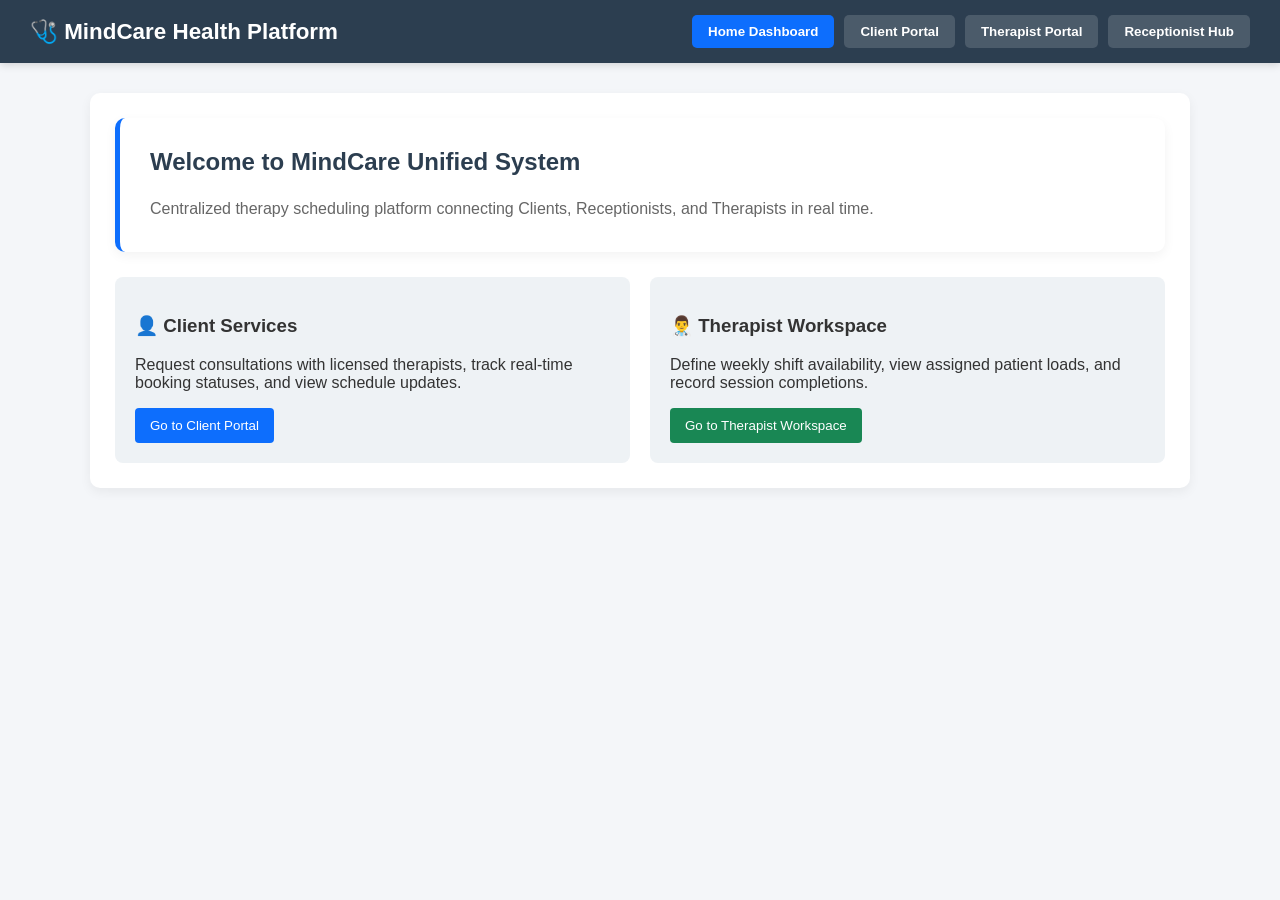
<file: index.html>
<!DOCTYPE html>
<html lang="en">
<head>
    <meta charset="UTF-8">
    <meta name="viewport" content="width=device-width, initial-scale=1.0">
    <title>MindCare - Online Therapy & Counselling System</title>
    <style>
        :root {
            --primary: #2c3e50;
            --accent: #0d6efd;
            --success: #198754;
            --warning: #ffc107;
            --danger: #dc3545;
            --bg-light: #f4f6f9;
        }

        body {
            font-family: 'Segoe UI', Tahoma, Geneva, Verdana, sans-serif;
            margin: 0;
            background: var(--bg-light);
            color: #333;
        }

        .navbar {
            background: var(--primary);
            color: white;
            padding: 15px 30px;
            display: flex;
            justify-content: space-between;
            align-items: center;
            box-shadow: 0 2px 8px rgba(0,0,0,0.15);
        }

        .navbar h1 { margin: 0; font-size: 1.4rem; display: flex; align-items: center; gap: 10px; }

        .nav-links { display: flex; gap: 10px; }

        .nav-tab {
            padding: 9px 16px;
            border: none;
            background: rgba(255, 255, 255, 0.15);
            color: white;
            border-radius: 5px;
            cursor: pointer;
            font-weight: 600;
            transition: all 0.2s ease;
        }

        .nav-tab:hover, .nav-tab.active {
            background: var(--accent);
            color: white;
        }

        .main-container {
            max-width: 1100px;
            margin: 30px auto;
            padding: 0 20px;
        }

        .hero-banner {
            background: white;
            padding: 30px;
            border-radius: 10px;
            box-shadow: 0 4px 12px rgba(0,0,0,0.05);
            margin-bottom: 25px;
            border-left: 5px solid var(--accent);
        }

        .hero-banner h2 { margin-top: 0; color: var(--primary); }
        .hero-banner p { color: #666; margin-bottom: 0; line-height: 1.6; }

        .card {
            background: white;
            padding: 25px;
            border-radius: 10px;
            box-shadow: 0 4px 12px rgba(0,0,0,0.06);
            display: none;
        }

        .card.active { display: block; }

        .grid-2 { display: grid; grid-template-columns: 1fr 1fr; gap: 20px; }

        .form-group { margin-bottom: 15px; }
        label { display: block; font-weight: 600; margin-bottom: 6px; }
        input, select, textarea {
            width: 100%;
            padding: 10px;
            border: 1px solid #ccc;
            border-radius: 5px;
            box-sizing: border-box;
        }

        button.btn-submit {
            background: var(--accent);
            color: white;
            border: none;
            padding: 11px 20px;
            border-radius: 5px;
            font-weight: bold;
            cursor: pointer;
            width: 100%;
        }

        button.btn-submit:hover { opacity: 0.9; }

        table { width: 100%; border-collapse: collapse; margin-top: 15px; }
        th, td { padding: 12px; border: 1px solid #e9ecef; text-align: left; }
        th { background: #f8f9fa; color: var(--primary); }

        .badge { padding: 5px 10px; border-radius: 12px; font-weight: bold; font-size: 0.8rem; }
        .PENDING { background: #fff3cd; color: #856404; }
        .CONFIRMED { background: #d1e7dd; color: #0f5132; }
        .CANCELLED { background: #f8d7da; color: #842029; }
        .RESCHEDULED { background: #cff4fc; color: #055160; }
        .COMPLETED { background: #e2e3e5; color: #41464b; }

        .btn-action { padding: 6px 12px; border: none; border-radius: 4px; font-weight: bold; cursor: pointer; color: white; margin-right: 4px; }
        .btn-approve { background: var(--success); }
        .btn-reject { background: var(--danger); }
        .btn-reschedule { background: var(--warning); color: #212529; }
        .btn-refresh { background: var(--primary); color: white; border: none; padding: 8px 14px; border-radius: 4px; cursor: pointer; margin-bottom: 10px; }
    </style>
</head>
<body>

    <nav class="navbar">
        <h1>🩺 MindCare Health Platform</h1>
        <div class="nav-links">
            <button class="nav-tab active" onclick="switchView('homeTab', this)">Home Dashboard</button>
            <button class="nav-tab" onclick="switchView('clientTab', this)">Client Portal</button>
            <button class="nav-tab" onclick="switchView('therapistTab', this)">Therapist Portal</button>
            <button class="nav-tab" onclick="switchView('receptionistTab', this)">Receptionist Hub</button>
        </div>
    </nav>

    <div class="main-container">

        <!-- HOME DASHBOARD -->
        <div id="homeTab" class="card active">
            <div class="hero-banner">
                <h2>Welcome to MindCare Unified System</h2>
                <p>Centralized therapy scheduling platform connecting Clients, Receptionists, and Therapists in real time.</p>
            </div>

            <div class="grid-2">
                <div style="background: #eef2f5; padding: 20px; border-radius: 8px;">
                    <h3>👤 Client Services</h3>
                    <p>Request consultations with licensed therapists, track real-time booking statuses, and view schedule updates.</p>
                    <button style="background: var(--accent); color: white; border: none; padding: 10px 15px; border-radius: 4px; cursor: pointer;" onclick="document.querySelectorAll('.nav-tab')[1].click()">Go to Client Portal</button>
                </div>
                <div style="background: #eef2f5; padding: 20px; border-radius: 8px;">
                    <h3>👨‍⚕️ Therapist Workspace</h3>
                    <p>Define weekly shift availability, view assigned patient loads, and record session completions.</p>
                    <button style="background: var(--success); color: white; border: none; padding: 10px 15px; border-radius: 4px; cursor: pointer;" onclick="document.querySelectorAll('.nav-tab')[2].click()">Go to Therapist Workspace</button>
                </div>
            </div>
        </div>

        <!-- CLIENT PORTAL -->
        <div id="clientTab" class="card">
            <h2>Client Appointment Request</h2>
            <form id="clientBookingForm">
                <div class="grid-2">
                    <div class="form-group">
                        <label>Client ID:</label>
                        <input type="number" id="cClientId" value="101" required />
                    </div>
                    <div class="form-group">
                        <label>Select Therapist ID:</label>
                        <input type="number" id="cTherapistId" value="100" required />
                    </div>
                </div>
                <div class="form-group">
                    <label>Requested Date & Time:</label>
                    <input type="datetime-local" id="cAppTime" required />
                </div>
                <div class="form-group">
                    <label>Session Goals / Reason:</label>
                    <textarea id="cNotes" rows="2" placeholder="Briefly state your consultation goals..."></textarea>
                </div>
                <button type="submit" class="btn-submit">Submit Appointment Request</button>
            </form>
            <div id="clientMsg" style="margin-top: 15px;"></div>

            <h3 style="margin-top: 30px;">My Consultations</h3>
            <button class="btn-refresh" onclick="loadClientAppointments()">Refresh My Requests</button>
            <table>
                <thead>
                    <tr><th>ID</th><th>Therapist ID</th><th>Date & Time</th><th>Status</th><th>Notes / Reschedule Reason</th></tr>
                </thead>
                <tbody id="clientAppTable"></tbody>
            </table>
        </div>

        <!-- THERAPIST PORTAL -->
        <div id="therapistTab" class="card">
            <h2>Therapist Availability & Patient Roster</h2>
            <div class="grid-2">
                <div>
                    <h3>Publish Shift Availability</h3>
                    <form id="therapistScheduleForm">
                        <div class="form-group">
                            <label>Therapist ID:</label>
                            <input type="number" id="tId" value="100" required />
                        </div>
                        <div class="form-group">
                            <label>Day of Week:</label>
                            <select id="tDay">
                                <option value="MONDAY">Monday</option>
                                <option value="TUESDAY">Tuesday</option>
                                <option value="WEDNESDAY">Wednesday</option>
                                <option value="THURSDAY">Thursday</option>
                                <option value="FRIDAY">Friday</option>
                            </select>
                        </div>
                        <div class="form-group">
                            <label>Working Hours:</label>
                            <input type="time" id="tStart" value="09:00" required /> to
                            <input type="time" id="tEnd" value="17:00" required />
                        </div>
                        <button type="submit" class="btn-submit" style="background: var(--success);">Save Working Schedule</button>
                    </form>
                </div>
                <div>
                    <h3>My Current Working Hours</h3>
                    <button class="btn-refresh" onclick="loadTherapistSchedules()">Refresh Shift Schedule</button>
                    <table>
                        <thead><tr><th>Day</th><th>Hours</th><th>Note</th></tr></thead>
                        <tbody id="therapistScheduleTable"></tbody>
                    </table>
                </div>
            </div>

            <h3 style="margin-top: 30px;">Assigned Patient Appointments</h3>
            <button class="btn-refresh" onclick="loadTherapistAppointments()">Refresh Patients</button>
            <table>
                <thead><tr><th>Appt ID</th><th>Client ID</th><th>Date & Time</th><th>Status</th><th>Client Notes</th><th>Action</th></tr></thead>
                <tbody id="therapistAppTable"></tbody>
            </table>
        </div>

        <!-- RECEPTIONIST HUB -->
        <div id="receptionistTab" class="card">
            <h2>Receptionist Triage & Schedule Management</h2>
            <p>Review incoming client booking requests against therapist schedules to approve, cancel, or reschedule sessions.</p>
            <button class="btn-refresh" style="margin-bottom: 15px;" onclick="loadReceptionistData()">Refresh Master Queue</button>

            <h3>All System Appointments</h3>
            <table>
                <thead>
                    <tr><th>ID</th><th>Client</th><th>Therapist</th><th>Requested Date & Time</th><th>Status</th><th>Notes</th><th>Triage Actions</th></tr>
                </thead>
                <tbody id="receptionistAppTable"></tbody>
            </table>
        </div>

    </div>

    <script>
        const API = window.location.origin.includes('localhost') || window.location.origin.includes('127.0.0.1')
            ? '/api/v1' 
            : `${window.location.origin}/api/v1`;

        function switchView(tabId, btn) {
            document.querySelectorAll('.card').forEach(c => c.classList.remove('active'));
            document.querySelectorAll('.nav-tab').forEach(t => t.classList.remove('active'));
            document.getElementById(tabId).classList.add('active');
            btn.classList.add('active');

            if (tabId === 'clientTab') loadClientAppointments();
            if (tabId === 'therapistTab') { loadTherapistSchedules(); loadTherapistAppointments(); }
            if (tabId === 'receptionistTab') loadReceptionistData();
        }

        // Helper to extract JSON error message
        async function getErrorMessage(res) {
            try {
                const data = await res.json();
                return data.error || data.message || 'An unknown error occurred.';
            } catch {
                return await res.text();
            }
        }

        // Client Form Submit
        document.getElementById('clientBookingForm').addEventListener('submit', async (e) => {
            e.preventDefault();
            const msg = document.getElementById('clientMsg');
            msg.innerHTML = '<i>Submitting request...</i>';

            const payload = {
                clientId: parseInt(document.getElementById('cClientId').value),
                therapistId: parseInt(document.getElementById('cTherapistId').value),
                appointmentDateTime: document.getElementById('cAppTime').value,
                notes: document.getElementById('cNotes').value
            };

            const res = await fetch(API + '/appointments', {
                method: 'POST',
                headers: { 'Content-Type': 'application/json' },
                body: JSON.stringify(payload)
            });

            if (res.ok) {
                msg.innerHTML = '<b style="color:var(--success);">Request sent successfully to Receptionist queue!</b>';
                loadClientAppointments();
            } else {
                const errText = await getErrorMessage(res);
                msg.innerHTML = '<b style="color:var(--danger);">Error: ' + errText + '</b>';
            }
        });

        async function loadClientAppointments() {
            const cId = document.getElementById('cClientId').value;
            const res = await fetch(API + '/appointments/client/' + cId);
            if (!res.ok) return;
            const data = await res.json();
            const tbody = document.getElementById('clientAppTable');
            tbody.innerHTML = '';
            data.forEach(a => {
                tbody.innerHTML += `<tr>
                    <td>#${a.id}</td>
                    <td>Therapist #${a.therapistId}</td>
                    <td>${a.appointmentDateTime}</td>
                    <td><span class="badge ${a.status}">${a.status}</span></td>
                    <td>${a.rescheduleReason ? '<b>Rescheduled Note:</b> ' + a.rescheduleReason : (a.notes || 'N/A')}</td>
                </tr>`;
            });
        }

        // Therapist Schedule Submit
        document.getElementById('therapistScheduleForm').addEventListener('submit', async (e) => {
            e.preventDefault();
            const payload = {
                therapistId: parseInt(document.getElementById('tId').value),
                dayOfWeek: document.getElementById('tDay').value,
                startTime: document.getElementById('tStart').value + ':00',
                endTime: document.getElementById('tEnd').value + ':00',
                available: true
            };
            await fetch(API + '/schedules', {
                method: 'POST',
                headers: { 'Content-Type': 'application/json' },
                body: JSON.stringify(payload)
            });
            loadTherapistSchedules();
        });

        async function loadTherapistSchedules() {
            const tId = document.getElementById('tId').value;
            const res = await fetch(API + '/schedules/therapist/' + tId);
            if (!res.ok) return;
            const data = await res.json();
            const tbody = document.getElementById('therapistScheduleTable');
            tbody.innerHTML = '';
            data.forEach(s => {
                tbody.innerHTML += `<tr><td>${s.dayOfWeek}</td><td>${s.startTime} - ${s.endTime}</td><td>${s.unavailabilityReason || 'Available'}</td></tr>`;
            });
        }

        async function loadTherapistAppointments() {
            const tId = document.getElementById('tId').value;
            const res = await fetch(API + '/appointments/therapist/' + tId);
            if (!res.ok) return;
            const data = await res.json();
            const tbody = document.getElementById('therapistAppTable');
            tbody.innerHTML = '';
            data.forEach(a => {
                tbody.innerHTML += `<tr>
                    <td>#${a.id}</td><td>Client #${a.clientId}</td><td>${a.appointmentDateTime}</td>
                    <td><span class="badge ${a.status}">${a.status}</span></td><td>${a.notes || 'None'}</td>
                    <td>${a.status === 'CONFIRMED' ? `<button class="btn-action btn-approve" onclick="completeSession(${a.id})">Mark Completed</button>` : 'N/A'}</td>
                </tr>`;
            });
        }

        async function completeSession(id) {
            const res = await fetch(API + '/appointments/' + id + '/status', {
                method: 'PATCH',
                headers: { 'Content-Type': 'application/json' },
                body: JSON.stringify({ status: 'COMPLETED' })
            });
            if (!res.ok) alert(await getErrorMessage(res));
            loadTherapistAppointments();
        }

        // Receptionist Data Load
        async function loadReceptionistData() {
            const res = await fetch(API + '/appointments');
            if (!res.ok) return;
            const data = await res.json();
            const tbody = document.getElementById('receptionistAppTable');
            tbody.innerHTML = '';
            data.forEach(a => {
                tbody.innerHTML += `<tr>
                    <td>#${a.id}</td><td>Client #${a.clientId}</td><td>Therapist #${a.therapistId}</td>
                    <td>${a.appointmentDateTime}</td><td><span class="badge ${a.status}">${a.status}</span></td>
                    <td>${a.notes || ''} ${a.rescheduleReason ? '<br><i>Reason: ' + a.rescheduleReason + '</i>' : ''}</td>
                    <td>
                        <button class="btn-action btn-approve" onclick="updateStatus(${a.id}, 'CONFIRMED')">Approve</button>
                        <button class="btn-action btn-reject" onclick="updateStatus(${a.id}, 'CANCELLED')">Reject</button>
                        <button class="btn-action btn-reschedule" onclick="rescheduleAppt(${a.id})">Reschedule</button>
                    </td>
                </tr>`;
            });
        }

        async function updateStatus(id, status) {
            const res = await fetch(API + '/appointments/' + id + '/status', {
                method: 'PATCH',
                headers: { 'Content-Type': 'application/json' },
                body: JSON.stringify({ status: status, receptionistId: '200' })
            });
            if (!res.ok) alert(await getErrorMessage(res));
            loadReceptionistData();
        }

        async function rescheduleAppt(id) {
            const newTime = prompt("Enter new Date & Time (e.g. 2026-09-05T14:00):");
            if (!newTime) return;
            const reason = prompt("Enter reason for rescheduling:");

            const res = await fetch(API + '/appointments/' + id + '/reschedule', {
                method: 'PATCH',
                headers: { 'Content-Type': 'application/json' },
                body: JSON.stringify({ newDateTime: newTime, reason: reason })
            });
            if (!res.ok) {
                alert(await getErrorMessage(res));
            } else {
                loadReceptionistData();
            }
        }
    </script>
</body>
</html>
</file>
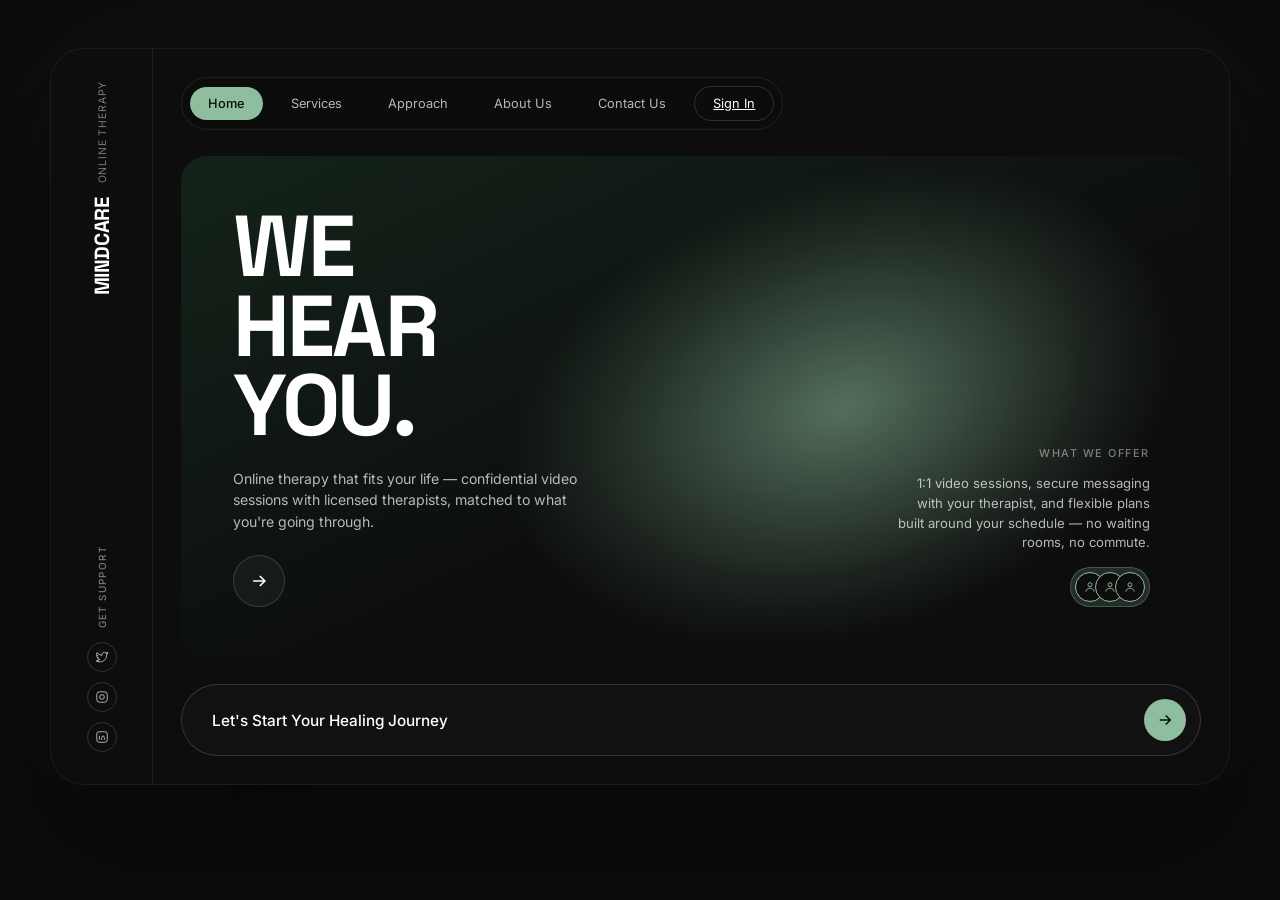
<file: frontend/index.html>
<!DOCTYPE html>
<html lang="en">
<head>
<meta charset="UTF-8">
<meta name="viewport" content="width=device-width, initial-scale=1">
<title>MindCare — Online Therapy</title>
<link rel="preconnect" href="https://fonts.googleapis.com">
<link rel="preconnect" href="https://fonts.gstatic.com" crossorigin>
<link href="https://fonts.googleapis.com/css2?family=Space+Grotesk:wght@500;700&family=Inter:wght@400;500&display=swap" rel="stylesheet">
<link rel="stylesheet" href="css/style.css">
</head>
<body>

<div class="ambient" aria-hidden="true">
  <span class="droplet drop-a"></span>
  <span class="droplet drop-b"></span>
  <span class="droplet drop-c"></span>
  <span class="droplet drop-d"></span>
  <span class="droplet drop-e"></span>
</div>

<main class="browser-card">

  <aside class="side-rail">
    <div class="brand-vertical">
      <span class="brand-name">MINDCARE</span>
      <span class="brand-sub">Online&nbsp;Therapy</span>
    </div>

    <div class="follow-block">
      <p class="label">GET SUPPORT</p>
      <p class="mini-text">Licensed therapists, real conversations —
        book a confidential session whenever you need one.</p>
      <div class="social-row">
        <a class="icon-badge" href="#" aria-label="Twitter">
          <svg viewBox="0 0 24 24" fill="none" stroke="currentColor" stroke-width="1.6"><path d="M22 5.9c-.7.3-1.5.6-2.3.7.8-.5 1.5-1.3 1.8-2.3-.8.5-1.7.8-2.6 1a4.1 4.1 0 0 0-7 3.7A11.6 11.6 0 0 1 3.4 4.6a4.1 4.1 0 0 0 1.3 5.5c-.7 0-1.3-.2-1.9-.5v.1c0 2 1.4 3.6 3.3 4-.3.1-.7.1-1.1.1-.3 0-.5 0-.8-.1.5 1.6 2 2.8 3.8 2.8A8.2 8.2 0 0 1 2 18.6a11.6 11.6 0 0 0 6.3 1.8c7.5 0 11.6-6.2 11.6-11.6v-.5c.8-.6 1.5-1.3 2.1-2.1Z"/></svg>
        </a>
        <a class="icon-badge" href="#" aria-label="Instagram">
          <svg viewBox="0 0 24 24" fill="none" stroke="currentColor" stroke-width="1.6"><rect x="3" y="3" width="18" height="18" rx="5"/><circle cx="12" cy="12" r="4"/><circle cx="17.2" cy="6.8" r="0.6" fill="currentColor" stroke="none"/></svg>
        </a>
        <a class="icon-badge" href="#" aria-label="LinkedIn">
          <svg viewBox="0 0 24 24" fill="none" stroke="currentColor" stroke-width="1.6"><rect x="3" y="3" width="18" height="18" rx="4"/><line x1="7.5" y1="10" x2="7.5" y2="17"/><circle cx="7.5" cy="6.8" r="0.6" fill="currentColor" stroke="none"/><path d="M11.5 17v-4.3c0-1.5 1-2.4 2.3-2.4 1.3 0 2.2.9 2.2 2.4V17"/></svg>
        </a>
      </div>
    </div>
  </aside>

  <div class="stage">

    <nav class="floating-nav">
      <button class="nav-item active" data-target="home">Home</button>
      <button class="nav-item" data-target="services">Services</button>
      <button class="nav-item" data-target="approach">Approach</button>
      <button class="nav-item" data-target="about">About Us</button>
      <button class="nav-item" data-target="contact">Contact Us</button>
      <a class="nav-item nav-pill--outline" href="auth.html">Sign In</a>
    </nav>

    <section class="screen active" id="screen-home">
      <div class="organic-blob" aria-hidden="true"></div>

      <div class="hero-copy">
        <h1 class="headline">WE<br>HEAR<br>YOU.</h1>
        <p class="hero-sub">Online therapy that fits your life — confidential
          video sessions with licensed therapists, matched to what you're
          going through.</p>
        <a class="icon-circle-badge" href="auth.html" aria-label="Start">
          <svg viewBox="0 0 24 24" fill="none" stroke="currentColor" stroke-width="2"><path d="M5 12h14M13 6l6 6-6 6"/></svg>
        </a>
      </div>

      <div class="side-info">
        <p class="label">WHAT WE OFFER</p>
        <p class="mini-text">1:1 video sessions, secure messaging with your
          therapist, and flexible plans built around your schedule — no
          waiting rooms, no commute.</p>
        <div class="avatar-cluster">
          <span class="avatar-pill">
            <span class="avatar"><svg viewBox="0 0 24 24" fill="none" stroke="currentColor" stroke-width="1.6"><circle cx="12" cy="8" r="3.4"/><path d="M5 20c0-3.6 3.1-6 7-6s7 2.4 7 6"/></svg></span>
            <span class="avatar"><svg viewBox="0 0 24 24" fill="none" stroke="currentColor" stroke-width="1.6"><circle cx="12" cy="8" r="3.4"/><path d="M5 20c0-3.6 3.1-6 7-6s7 2.4 7 6"/></svg></span>
            <span class="avatar"><svg viewBox="0 0 24 24" fill="none" stroke="currentColor" stroke-width="1.6"><circle cx="12" cy="8" r="3.4"/><path d="M5 20c0-3.6 3.1-6 7-6s7 2.4 7 6"/></svg></span>
          </span>
        </div>
      </div>
    </section>

    <section class="screen" id="screen-services">
      <div class="organic-blob organic-blob--alt" aria-hidden="true"></div>
      <div class="hero-copy">
        <h1 class="headline">OUR<br>CARE<br>PATHS.</h1>
        <p class="hero-sub">Individual therapy, couples counselling, and
          psychiatry consults — each session matched to a licensed
          specialist in that area.</p>
        <a class="icon-circle-badge" href="auth.html" aria-label="Explore">
          <svg viewBox="0 0 24 24" fill="none" stroke="currentColor" stroke-width="2"><path d="M5 12h14M13 6l6 6-6 6"/></svg>
        </a>
      </div>
    </section>

    <section class="screen" id="screen-approach">
      <div class="organic-blob" aria-hidden="true"></div>
      <div class="hero-copy">
        <h1 class="headline">HOW<br>WE<br>WORK.</h1>
        <p class="hero-sub">A short intake, a match with the right therapist,
          then weekly sessions — all on your own time, at your own pace.</p>
        <a class="icon-circle-badge" href="auth.html" aria-label="Learn more">
          <svg viewBox="0 0 24 24" fill="none" stroke="currentColor" stroke-width="2"><path d="M5 12h14M13 6l6 6-6 6"/></svg>
        </a>
      </div>
    </section>

    <section class="screen" id="screen-about">
      <div class="organic-blob organic-blob--alt" aria-hidden="true"></div>
      <div class="hero-copy">
        <h1 class="headline">WHO<br>WE<br>ARE.</h1>
        <p class="hero-sub">A team of licensed clinicians building a calmer,
          more human way to get mental health support online.</p>
        <a class="icon-circle-badge" href="auth.html" aria-label="Our story">
          <svg viewBox="0 0 24 24" fill="none" stroke="currentColor" stroke-width="2"><path d="M5 12h14M13 6l6 6-6 6"/></svg>
        </a>
      </div>
    </section>

    <section class="screen" id="screen-contact">
      <div class="organic-blob" aria-hidden="true"></div>
      <div class="hero-copy">
        <h1 class="headline">LET'S<br>TALK<br>SOON.</h1>
        <p class="hero-sub">Reach out and a care coordinator will help you
          find the right therapist within 24 hours.</p>
        <p class="hero-sub"><a href="mailto:edu.tst6@gmail.com" style="color:var(--accent)">edu.tst6@gmail.com</a></p>
        <a class="icon-circle-badge" href="mailto:edu.tst6@gmail.com" aria-label="Email us">
          <svg viewBox="0 0 24 24" fill="none" stroke="currentColor" stroke-width="2"><path d="M5 12h14M13 6l6 6-6 6"/></svg>
        </a>
      </div>
    </section>

    <div class="cta-bar">
      <p>Let's Start Your Healing Journey</p>
      <a class="cta-arrow" href="auth.html" aria-label="Get started">
        <svg viewBox="0 0 24 24" fill="none" stroke="currentColor" stroke-width="2"><path d="M5 12h14M13 6l6 6-6 6"/></svg>
      </a>
    </div>

  </div>
</main>

<span class="droplet-transition" aria-hidden="true"></span>

<script src="js/config.js"></script>
<script src="js/main.js"></script>
</body>
</html>
</file>
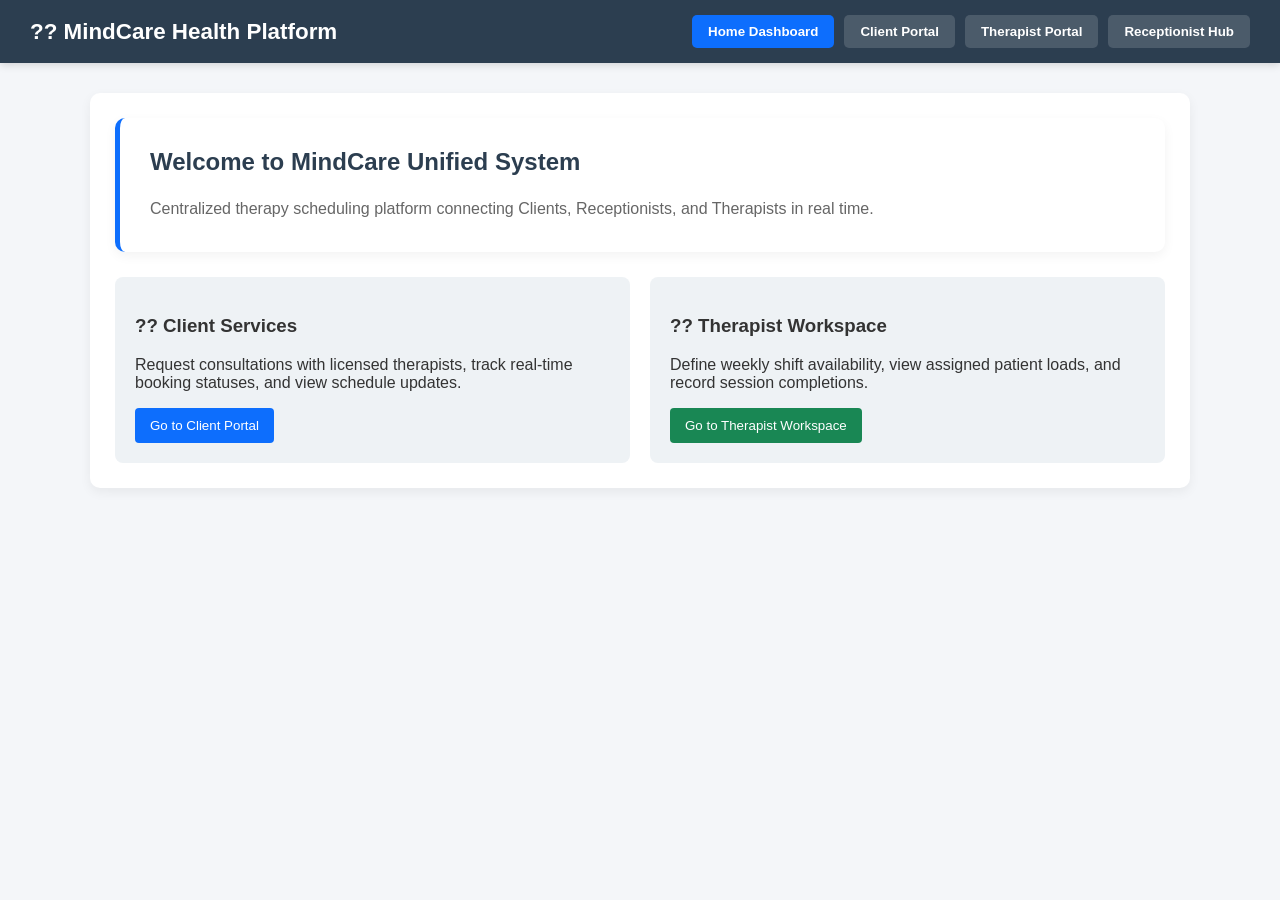
<file: src/main/resources/static/index.html>
<!DOCTYPE html>
<html lang="en">
<head>
    <meta charset="UTF-8">
    <meta name="viewport" content="width=device-width, initial-scale=1.0">
    <title>MindCare - Online Therapy & Counselling System</title>
    <style>
        :root {
            --primary: #2c3e50;
            --accent: #0d6efd;
            --success: #198754;
            --warning: #ffc107;
            --danger: #dc3545;
            --bg-light: #f4f6f9;
        }

        body {
            font-family: 'Segoe UI', Tahoma, Geneva, Verdana, sans-serif;
            margin: 0;
            background: var(--bg-light);
            color: #333;
        }

        .navbar {
            background: var(--primary);
            color: white;
            padding: 15px 30px;
            display: flex;
            justify-content: space-between;
            align-items: center;
            box-shadow: 0 2px 8px rgba(0,0,0,0.15);
        }

        .navbar h1 { margin: 0; font-size: 1.4rem; display: flex; align-items: center; gap: 10px; }

        .nav-links { display: flex; gap: 10px; }

        .nav-tab {
            padding: 9px 16px;
            border: none;
            background: rgba(255, 255, 255, 0.15);
            color: white;
            border-radius: 5px;
            cursor: pointer;
            font-weight: 600;
            transition: all 0.2s ease;
        }

        .nav-tab:hover, .nav-tab.active {
            background: var(--accent);
            color: white;
        }

        .main-container {
            max-width: 1100px;
            margin: 30px auto;
            padding: 0 20px;
        }

        .hero-banner {
            background: white;
            padding: 30px;
            border-radius: 10px;
            box-shadow: 0 4px 12px rgba(0,0,0,0.05);
            margin-bottom: 25px;
            border-left: 5px solid var(--accent);
        }

        .hero-banner h2 { margin-top: 0; color: var(--primary); }
        .hero-banner p { color: #666; margin-bottom: 0; line-height: 1.6; }

        .card {
            background: white;
            padding: 25px;
            border-radius: 10px;
            box-shadow: 0 4px 12px rgba(0,0,0,0.06);
            display: none;
        }

        .card.active { display: block; }

        .grid-2 { display: grid; grid-template-columns: 1fr 1fr; gap: 20px; }

        .form-group { margin-bottom: 15px; }
        label { display: block; font-weight: 600; margin-bottom: 6px; }
        input, select, textarea {
            width: 100%;
            padding: 10px;
            border: 1px solid #ccc;
            border-radius: 5px;
            box-sizing: border-box;
        }

        button.btn-submit {
            background: var(--accent);
            color: white;
            border: none;
            padding: 11px 20px;
            border-radius: 5px;
            font-weight: bold;
            cursor: pointer;
            width: 100%;
        }

        button.btn-submit:hover { opacity: 0.9; }

        table { width: 100%; border-collapse: collapse; margin-top: 15px; }
        th, td { padding: 12px; border: 1px solid #e9ecef; text-align: left; }
        th { background: #f8f9fa; color: var(--primary); }

        .badge { padding: 5px 10px; border-radius: 12px; font-weight: bold; font-size: 0.8rem; }
        .PENDING { background: #fff3cd; color: #856404; }
        .CONFIRMED { background: #d1e7dd; color: #0f5132; }
        .CANCELLED { background: #f8d7da; color: #842029; }
        .RESCHEDULED { background: #cff4fc; color: #055160; }
        .COMPLETED { background: #e2e3e5; color: #41464b; }

        .btn-action { padding: 6px 12px; border: none; border-radius: 4px; font-weight: bold; cursor: pointer; color: white; margin-right: 4px; }
        .btn-approve { background: var(--success); }
        .btn-reject { background: var(--danger); }
        .btn-reschedule { background: var(--warning); color: #212529; }
    </style>
</head>
<body>

    <nav class="navbar">
        <h1>?? MindCare Health Platform</h1>
        <div class="nav-links">
            <button class="nav-tab active" onclick="switchView('homeTab', this)">Home Dashboard</button>
            <button class="nav-tab" onclick="switchView('clientTab', this)">Client Portal</button>
            <button class="nav-tab" onclick="switchView('therapistTab', this)">Therapist Portal</button>
            <button class="nav-tab" onclick="switchView('receptionistTab', this)">Receptionist Hub</button>
        </div>
    </nav>

    <div class="main-container">

        <!-- HOME DASHBOARD -->
        <div id="homeTab" class="card active">
            <div class="hero-banner">
                <h2>Welcome to MindCare Unified System</h2>
                <p>Centralized therapy scheduling platform connecting Clients, Receptionists, and Therapists in real time.</p>
            </div>

            <div class="grid-2">
                <div style="background: #eef2f5; padding: 20px; border-radius: 8px;">
                    <h3>?? Client Services</h3>
                    <p>Request consultations with licensed therapists, track real-time booking statuses, and view schedule updates.</p>
                    <button style="background: var(--accent); color: white; border: none; padding: 10px 15px; border-radius: 4px; cursor: pointer;" onclick="document.querySelectorAll('.nav-tab')[1].click()">Go to Client Portal</button>
                </div>
                <div style="background: #eef2f5; padding: 20px; border-radius: 8px;">
                    <h3>?? Therapist Workspace</h3>
                    <p>Define weekly shift availability, view assigned patient loads, and record session completions.</p>
                    <button style="background: var(--success); color: white; border: none; padding: 10px 15px; border-radius: 4px; cursor: pointer;" onclick="document.querySelectorAll('.nav-tab')[2].click()">Go to Therapist Workspace</button>
                </div>
            </div>
        </div>

        <!-- CLIENT PORTAL -->
        <div id="clientTab" class="card">
            <h2>Client Appointment Request</h2>
            <form id="clientBookingForm">
                <div class="grid-2">
                    <div class="form-group">
                        <label>Client ID:</label>
                        <input type="number" id="cClientId" value="101" required />
                    </div>
                    <div class="form-group">
                        <label>Select Therapist ID:</label>
                        <input type="number" id="cTherapistId" value="100" required />
                    </div>
                </div>
                <div class="form-group">
                    <label>Requested Date & Time:</label>
                    <input type="datetime-local" id="cAppTime" required />
                </div>
                <div class="form-group">
                    <label>Session Goals / Reason:</label>
                    <textarea id="cNotes" rows="2" placeholder="Briefly state your consultation goals..."></textarea>
                </div>
                <button type="submit" class="btn-submit">Submit Appointment Request</button>
            </form>
            <div id="clientMsg" style="margin-top: 15px;"></div>

            <h3 style="margin-top: 30px;">My Consultations</h3>
            <button onclick="loadClientAppointments()">Refresh My Requests</button>
            <table>
                <thead>
                    <tr><th>ID</th><th>Therapist ID</th><th>Date & Time</th><th>Status</th><th>Notes / Reschedule Reason</th></tr>
                </thead>
                <tbody id="clientAppTable"></tbody>
            </table>
        </div>

        <!-- THERAPIST PORTAL -->
        <div id="therapistTab" class="card">
            <h2>Therapist Availability & Patient Roster</h2>
            <div class="grid-2">
                <div>
                    <h3>Publish Shift Availability</h3>
                    <form id="therapistScheduleForm">
                        <div class="form-group">
                            <label>Therapist ID:</label>
                            <input type="number" id="tId" value="100" required />
                        </div>
                        <div class="form-group">
                            <label>Day of Week:</label>
                            <select id="tDay">
                                <option value="MONDAY">Monday</option>
                                <option value="TUESDAY">Tuesday</option>
                                <option value="WEDNESDAY">Wednesday</option>
                                <option value="THURSDAY">Thursday</option>
                                <option value="FRIDAY">Friday</option>
                            </select>
                        </div>
                        <div class="form-group">
                            <label>Working Hours:</label>
                            <input type="time" id="tStart" value="09:00" required /> to
                            <input type="time" id="tEnd" value="17:00" required />
                        </div>
                        <button type="submit" class="btn-submit" style="background: var(--success);">Save Working Schedule</button>
                    </form>
                </div>
                <div>
                    <h3>My Current Working Hours</h3>
                    <button onclick="loadTherapistSchedules()">Refresh Shift Schedule</button>
                    <table>
                        <thead><tr><th>Day</th><th>Hours</th><th>Note</th></tr></thead>
                        <tbody id="therapistScheduleTable"></tbody>
                    </table>
                </div>
            </div>

            <h3 style="margin-top: 30px;">Assigned Patient Appointments</h3>
            <button onclick="loadTherapistAppointments()">Refresh Patients</button>
            <table>
                <thead><tr><th>Appt ID</th><th>Client ID</th><th>Date & Time</th><th>Status</th><th>Client Notes</th><th>Action</th></tr></thead>
                <tbody id="therapistAppTable"></tbody>
            </table>
        </div>

        <!-- RECEPTIONIST HUB -->
        <div id="receptionistTab" class="card">
            <h2>Receptionist Triage & Schedule Management</h2>
            <p>Review incoming client booking requests against therapist schedules to approve, cancel, or reschedule sessions.</p>
            <button class="btn-submit" style="width: auto; margin-bottom: 15px;" onclick="loadReceptionistData()">Refresh Master Queue</button>

            <h3>All System Appointments</h3>
            <table>
                <thead>
                    <tr><th>ID</th><th>Client</th><th>Therapist</th><th>Requested Date & Time</th><th>Status</th><th>Notes</th><th>Triage Actions</th></tr>
                </thead>
                <tbody id="receptionistAppTable"></tbody>
            </table>
        </div>

    </div>

    <script>
        const API = window.location.hostname === 'localhost' || window.location.hostname === '127.0.0.1' 
            ? 'http://localhost:8080/api/v1' 
            : 'https://YOUR-RAILWAY-BACKEND-URL.up.railway.app/api/v1';

        function switchView(tabId, btn) {
            document.querySelectorAll('.card').forEach(c => c.classList.remove('active'));
            document.querySelectorAll('.nav-tab').forEach(t => t.classList.remove('active'));
            document.getElementById(tabId).classList.add('active');
            btn.classList.add('active');

            if (tabId === 'clientTab') loadClientAppointments();
            if (tabId === 'therapistTab') { loadTherapistSchedules(); loadTherapistAppointments(); }
            if (tabId === 'receptionistTab') loadReceptionistData();
        }

        // Client Form Submit
        document.getElementById('clientBookingForm').addEventListener('submit', async (e) => {
            e.preventDefault();
            const msg = document.getElementById('clientMsg');
            const payload = {
                clientId: parseInt(document.getElementById('cClientId').value),
                therapistId: parseInt(document.getElementById('cTherapistId').value),
                appointmentDateTime: document.getElementById('cAppTime').value,
                notes: document.getElementById('cNotes').value
            };
            const res = await fetch(API + '/appointments', {
                method: 'POST',
                headers: { 'Content-Type': 'application/json' },
                body: JSON.stringify(payload)
            });

            if (res.ok) {
                msg.innerHTML = '<b style="color:var(--success);">Request sent successfully to Receptionist queue!</b>';
                loadClientAppointments();
            } else {
                const txt = await res.text();
                msg.innerHTML = '<b style="color:var(--danger);">Error: ' + txt + '</b>';
            }
        });

        async function loadClientAppointments() {
            const cId = document.getElementById('cClientId').value;
            const res = await fetch(API + '/appointments/client/' + cId);
            const data = await res.json();
            const tbody = document.getElementById('clientAppTable');
            tbody.innerHTML = '';
            data.forEach(a => {
                tbody.innerHTML += `<tr>
                    <td>#${a.id}</td>
                    <td>Therapist #${a.therapistId}</td>
                    <td>${a.appointmentDateTime}</td>
                    <td><span class="badge ${a.status}">${a.status}</span></td>
                    <td>${a.rescheduleReason ? '<b>Rescheduled Note:</b> ' + a.rescheduleReason : (a.notes || 'N/A')}</td>
                </tr>`;
            });
        }

        // Therapist Schedule Submit
        document.getElementById('therapistScheduleForm').addEventListener('submit', async (e) => {
            e.preventDefault();
            const payload = {
                therapistId: parseInt(document.getElementById('tId').value),
                dayOfWeek: document.getElementById('tDay').value,
                startTime: document.getElementById('tStart').value + ':00',
                endTime: document.getElementById('tEnd').value + ':00',
                available: true
            };
            await fetch(API + '/schedules', {
                method: 'POST',
                headers: { 'Content-Type': 'application/json' },
                body: JSON.stringify(payload)
            });
            loadTherapistSchedules();
        });

        async function loadTherapistSchedules() {
            const tId = document.getElementById('tId').value;
            const res = await fetch(API + '/schedules/therapist/' + tId);
            const data = await res.json();
            const tbody = document.getElementById('therapistScheduleTable');
            tbody.innerHTML = '';
            data.forEach(s => {
                tbody.innerHTML += `<tr><td>${s.dayOfWeek}</td><td>${s.startTime} - ${s.endTime}</td><td>${s.unavailabilityReason || 'Available'}</td></tr>`;
            });
        }

        async function loadTherapistAppointments() {
            const tId = document.getElementById('tId').value;
            const res = await fetch(API + '/appointments/therapist/' + tId);
            const data = await res.json();
            const tbody = document.getElementById('therapistAppTable');
            tbody.innerHTML = '';
            data.forEach(a => {
                tbody.innerHTML += `<tr>
                    <td>#${a.id}</td><td>Client #${a.clientId}</td><td>${a.appointmentDateTime}</td>
                    <td><span class="badge ${a.status}">${a.status}</span></td><td>${a.notes || 'None'}</td>
                    <td>${a.status === 'CONFIRMED' ? `<button class="btn-action btn-approve" onclick="completeSession(${a.id})">Mark Completed</button>` : 'N/A'}</td>
                </tr>`;
            });
        }

        async function completeSession(id) {
            await fetch(API + '/appointments/' + id + '/status', {
                method: 'PATCH',
                headers: { 'Content-Type': 'application/json' },
                body: JSON.stringify({ status: 'COMPLETED' })
            });
            loadTherapistAppointments();
        }

        // Receptionist Data Load
        async function loadReceptionistData() {
            const res = await fetch(API + '/appointments');
            const data = await res.json();
            const tbody = document.getElementById('receptionistAppTable');
            tbody.innerHTML = '';
            data.forEach(a => {
                tbody.innerHTML += `<tr>
                    <td>#${a.id}</td><td>Client #${a.clientId}</td><td>Therapist #${a.therapistId}</td>
                    <td>${a.appointmentDateTime}</td><td><span class="badge ${a.status}">${a.status}</span></td>
                    <td>${a.notes || ''} ${a.rescheduleReason ? '<br><i>Reason: ' + a.rescheduleReason + '</i>' : ''}</td>
                    <td>
                        <button class="btn-action btn-approve" onclick="updateStatus(${a.id}, 'CONFIRMED')">Approve</button>
                        <button class="btn-action btn-reject" onclick="updateStatus(${a.id}, 'CANCELLED')">Reject</button>
                        <button class="btn-action btn-reschedule" onclick="rescheduleAppt(${a.id})">Reschedule</button>
                    </td>
                </tr>`;
            });
        }

        async function updateStatus(id, status) {
            await fetch(API + '/appointments/' + id + '/status', {
                method: 'PATCH',
                headers: { 'Content-Type': 'application/json' },
                body: JSON.stringify({ status: status, receptionistId: '200' })
            });
            loadReceptionistData();
        }

        async function rescheduleAppt(id) {
            const newTime = prompt("Enter new Date & Time (e.g. 2026-09-05T14:00:00):");
            if (!newTime) return;
            const reason = prompt("Enter reason for rescheduling:");

            await fetch(API + '/appointments/' + id + '/reschedule', {
                method: 'PATCH',
                headers: { 'Content-Type': 'application/json' },
                body: JSON.stringify({ newDateTime: newTime, reason: reason })
            });
            loadReceptionistData();
        }
    </script>
</body>
</html>
</file>
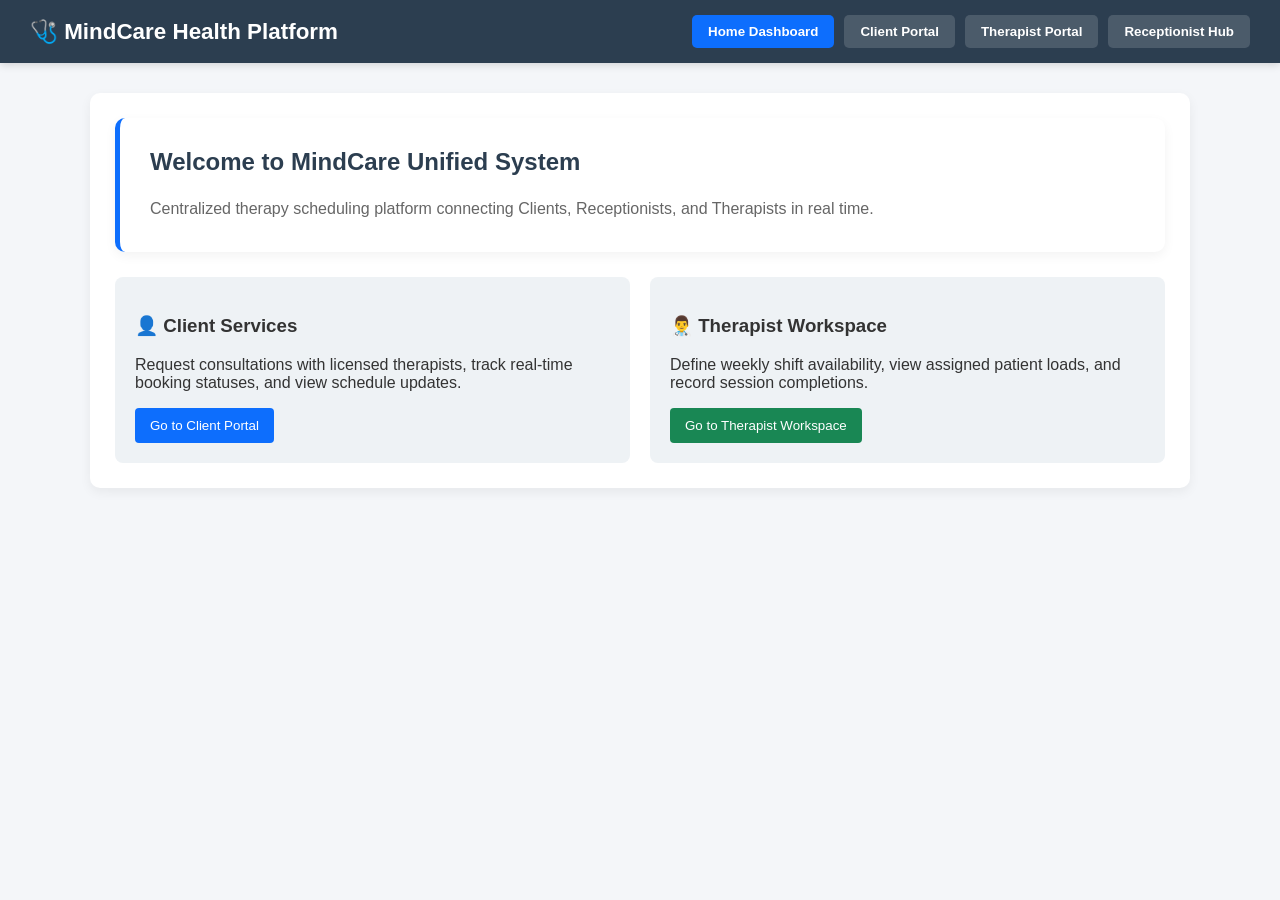
<file: client.html>
<!DOCTYPE html>
<html lang="en">
<head>
    <meta charset="UTF-8">
    <meta name="viewport" content="width=device-width, initial-scale=1.0">
    <title>Client Portal - Online Therapy</title>
    <style>
        body { font-family: 'Segoe UI', Arial, sans-serif; margin: 0; padding: 20px; background: #eef2f5; }
        .card { background: white; padding: 25px; border-radius: 8px; max-width: 800px; margin: auto; box-shadow: 0 4px 12px rgba(0,0,0,0.08); }
        h2 { color: #0d6efd; border-bottom: 2px solid #0d6efd; padding-bottom: 8px; }
        .form-group { margin-bottom: 15px; }
        label { display: block; font-weight: 600; margin-bottom: 5px; }
        input, select, textarea { width: 100%; padding: 10px; border: 1px solid #ccc; border-radius: 4px; box-sizing: border-box; }
        input[readonly] { background-color: #e9ecef; cursor: not-allowed; }
        button { background: #0d6efd; color: white; border: none; padding: 10px 18px; border-radius: 4px; font-weight: bold; cursor: pointer; }
        button:hover { background: #0b5ed7; }
        table { width: 100%; border-collapse: collapse; margin-top: 20px; }
        th, td { padding: 10px; border: 1px solid #ddd; text-align: left; }
        th { background: #f8f9fa; }
        .status { padding: 4px 8px; border-radius: 4px; font-weight: bold; font-size: 0.85em; }
        .PENDING { background: #fff3cd; color: #664d03; }
        .CONFIRMED { background: #d1e7dd; color: #0f5132; }
        .CANCELLED { background: #f8d7da; color: #842029; }
        .RESCHEDULED { background: #cff4fc; color: #055160; }
        .COMPLETED { background: #e2e3e5; color: #41464b; }
    </style>
</head>
<body>
    <div class="card">
        <h2>Client Dashboard - Book & Track Appointments</h2>

        <form id="bookingForm">
            <div class="form-group">
                <label>Your Client ID:</label>
                <input type="number" id="clientId" placeholder="Loading ID..." required />
            </div>
            <div class="form-group">
                <label>Select Therapist ID:</label>
                <input type="number" id="therapistId" value="100" required />
            </div>
            <div class="form-group">
                <label>Appointment Date & Time:</label>
                <input type="datetime-local" id="appDateTime" required />
            </div>
            <div class="form-group">
                <label>Session Goals / Notes:</label>
                <textarea id="appNotes" rows="2" placeholder="Explain what you would like to discuss..."></textarea>
            </div>
            <button type="submit">Submit Booking Request</button>
        </form>

        <div id="msg" style="margin-top: 15px;"></div>

        <h3 style="margin-top: 30px;">My Scheduled Sessions</h3>
        <button onclick="loadMyBookings()">Refresh My Appointments</button>
        <table>
            <thead>
                <tr>
                    <th>Appt ID</th>
                    <th>Therapist ID</th>
                    <th>Date & Time</th>
                    <th>Status</th>
                    <th>Receptionist / Reschedule Notes</th>
                </tr>
            </thead>
            <tbody id="myBookings"></tbody>
        </table>
    </div>

    <script>
        const API = window.location.origin.includes('localhost') || window.location.origin.includes('127.0.0.1')
            ? 'http://localhost:8080/api/v1'
            : `${window.location.origin}/api/v1`;

        document.addEventListener("DOMContentLoaded", () => {
            const user = JSON.parse(localStorage.getItem('user'));
            
            if (!user) {
                window.location.href = 'index.html';
                return;
            }

            // Auto-fill logged-in client ID if on client portal
            const clientIdInput = document.getElementById('clientId');
            if (clientIdInput && user.id) {
                clientIdInput.value = user.id;
                clientIdInput.readOnly = true;
            }

            // Load bookings automatically for logged-in user
            loadMyBookings();
        });

        document.getElementById('bookingForm').addEventListener('submit', async (e) => {
            e.preventDefault();
            const msg = document.getElementById('msg');
            msg.innerHTML = 'Sending request...';

            const payload = {
                clientId: parseInt(document.getElementById('clientId').value),
                therapistId: parseInt(document.getElementById('therapistId').value),
                appointmentDateTime: document.getElementById('appDateTime').value,
                notes: document.getElementById('appNotes').value
            };

            try {
                const res = await fetch(API + '/appointments', {
                    method: 'POST',
                    headers: { 'Content-Type': 'application/json' },
                    body: JSON.stringify(payload)
                });

                if (res.ok) {
                    msg.innerHTML = '<span style="color:green; font-weight:bold;">Request sent to Receptionist!</span>';
                    loadMyBookings();
                } else {
                    const err = await res.text();
                    msg.innerHTML = '<span style="color:red; font-weight:bold;">Error: ' + err + '</span>';
                }
            } catch (error) {
                msg.innerHTML = '<span style="color:red; font-weight:bold;">Connection error. Please try again.</span>';
            }
        });

        async function loadMyBookings() {
            const cId = document.getElementById('clientId').value;
            if (!cId) return;

            try {
                const res = await fetch(API + '/appointments/client/' + cId);
                if (!res.ok) return;

                const data = await res.json();
                const tbody = document.getElementById('myBookings');
                tbody.innerHTML = '';
                
                data.forEach(a => {
                    tbody.innerHTML += '<tr>' +
                        '<td>#' + a.id + '</td>' +
                        '<td>Therapist #' + a.therapistId + '</td>' +
                        '<td>' + a.appointmentDateTime + '</td>' +
                        '<td><span class="status ' + a.status + '">' + a.status + '</span></td>' +
                        '<td>' + (a.rescheduleReason ? '<b>Rescheduled Note:</b> ' + a.rescheduleReason : (a.notes || 'N/A')) + '</td>' +
                    '</tr>';
                });
            } catch (error) {
                console.error("Failed to load bookings:", error);
            }
        }
    </script>
</body>
</html>
</file>
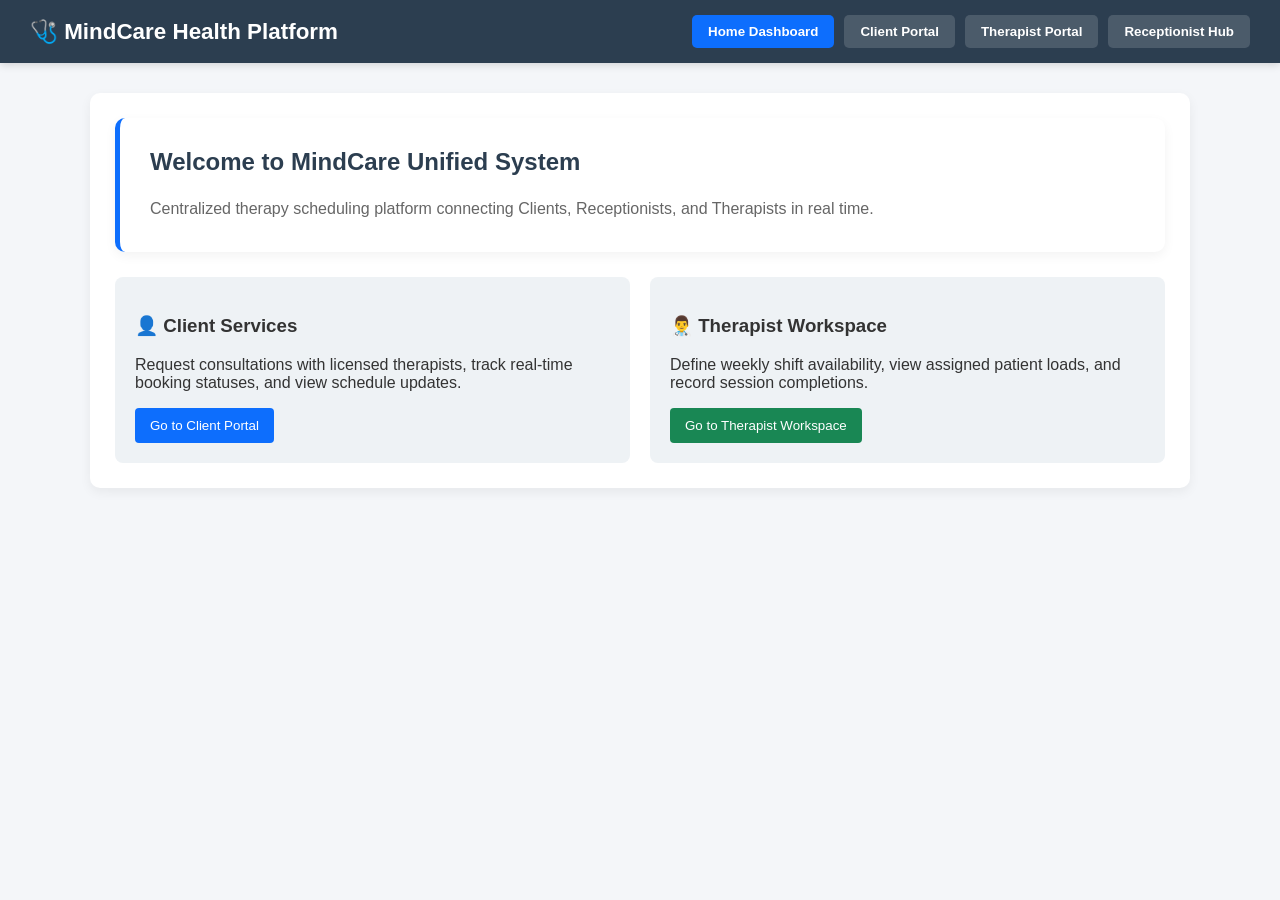
<file: receptionist.html>
<!DOCTYPE html>
<html lang="en">
<head>
    <meta charset="UTF-8">
    <meta name="viewport" content="width=device-width, initial-scale=1.0">
    <title>Receptionist Central Hub - Online Therapy</title>
    <style>
        body { font-family: 'Segoe UI', Arial, sans-serif; margin: 0; padding: 20px; background: #f8f9fa; }
        .card { background: white; padding: 25px; border-radius: 8px; max-width: 1050px; margin: auto; box-shadow: 0 4px 12px rgba(0,0,0,0.1); }
        h2 { color: #fd7e14; border-bottom: 2px solid #fd7e14; padding-bottom: 8px; }
        button { border: none; padding: 8px 14px; border-radius: 4px; font-weight: bold; cursor: pointer; color: white; }
        .btn-approve { background: #198754; }
        .btn-reject { background: #dc3545; }
        .btn-reschedule { background: #ffc107; color: #212529; }
        .btn-refresh { background: #0d6efd; margin-bottom: 15px; }
        table { width: 100%; border-collapse: collapse; margin-top: 15px; }
        th, td { padding: 12px; border: 1px solid #ddd; text-align: left; }
        th { background: #f1f3f5; }
        .status { padding: 4px 8px; border-radius: 4px; font-weight: bold; font-size: 0.85em; }
        .PENDING { background: #fff3cd; color: #664d03; }
        .CONFIRMED { background: #d1e7dd; color: #0f5132; }
        .CANCELLED { background: #f8d7da; color: #842029; }
        .RESCHEDULED { background: #cff4fc; color: #055160; }
        .COMPLETED { background: #e2e3e5; color: #41464b; }
    </style>
</head>
<body>
    <div class="card">
        <h2>Receptionist Triage & Scheduling Hub</h2>
        <p>You act as the central middle-man approving client bookings, checking therapist shifts, and resolving scheduling conflicts.</p>

        <button class="btn-refresh" onclick="loadAllData()">Refresh Master View</button>

        <h3>Therapists Working Hours Overview</h3>
        <table>
            <thead>
                <tr>
                    <th>Therapist ID</th>
                    <th>Day</th>
                    <th>Shift Hours</th>
                    <th>Availability Status</th>
                </tr>
            </thead>
            <tbody id="therapistSchedulesTable"></tbody>
        </table>

        <h3 style="margin-top: 30px;">All Client Appointment Requests</h3>
        <table>
            <thead>
                <tr>
                    <th>ID</th>
                    <th>Client</th>
                    <th>Therapist</th>
                    <th>Requested Date & Time</th>
                    <th>Status</th>
                    <th>Client Notes / Reschedule Reason</th>
                    <th>Middle-Man Actions</th>
                </tr>
            </thead>
            <tbody id="allAppointmentsTable"></tbody>
        </table>
    </div>

    <script>
        const API = window.location.origin.includes('localhost') || window.location.origin.includes('127.0.0.1')
            ? 'http://localhost:8080/api/v1'
            : `${window.location.origin}/api/v1`;

        let currentUser = null;

        document.addEventListener("DOMContentLoaded", () => {
            currentUser = JSON.parse(localStorage.getItem('user'));
            
            if (!currentUser) {
                window.location.href = 'index.html';
                return;
            }

            loadAllData();
        });

        async function loadAllData() {
            try {
                // Load Schedules
                const schedRes = await fetch(API + '/schedules');
                if (schedRes.ok) {
                    const schedules = await schedRes.json();
                    const schedTbody = document.getElementById('therapistSchedulesTable');
                    schedTbody.innerHTML = '';
                    schedules.forEach(s => {
                        schedTbody.innerHTML += '<tr>' +
                            '<td>Therapist #' + s.therapistId + '</td>' +
                            '<td>' + s.dayOfWeek + '</td>' +
                            '<td>' + s.startTime + ' - ' + s.endTime + '</td>' +
                            '<td>' + (s.unavailabilityReason ? '<span style="color:red;">Unavailable: ' + s.unavailabilityReason + '</span>' : '<span style="color:green;">Available</span>') + '</td>' +
                        '</tr>';
                    });
                }

                // Load Appointments
                const appRes = await fetch(API + '/appointments');
                if (appRes.ok) {
                    const appointments = await appRes.json();
                    const appTbody = document.getElementById('allAppointmentsTable');
                    appTbody.innerHTML = '';
                    appointments.forEach(a => {
                        appTbody.innerHTML += '<tr>' +
                            '<td>#' + a.id + '</td>' +
                            '<td>Client #' + a.clientId + '</td>' +
                            '<td>Therapist #' + a.therapistId + '</td>' +
                            '<td>' + a.appointmentDateTime + '</td>' +
                            '<td><span class="status ' + a.status + '">' + a.status + '</span></td>' +
                            '<td>' + (a.notes || '') + (a.rescheduleReason ? '<br><i>Reason: ' + a.rescheduleReason + '</i>' : '') + '</td>' +
                            '<td>' +
                                '<button class="btn-approve" onclick="updateStatus(' + a.id + ', \'CONFIRMED\')">Approve</button> ' +
                                '<button class="btn-reject" onclick="updateStatus(' + a.id + ', \'CANCELLED\')">Reject</button> ' +
                                '<button class="btn-reschedule" onclick="rescheduleAppt(' + a.id + ')">Reschedule</button>' +
                            '</td>' +
                        '</tr>';
                    });
                }
            } catch (error) {
                console.error("Failed to fetch dashboard data:", error);
            }
        }

        async function updateStatus(id, status) {
            try {
                const receptionistId = currentUser ? currentUser.id : '200';
                const res = await fetch(API + '/appointments/' + id + '/status', {
                    method: 'PATCH',
                    headers: { 'Content-Type': 'application/json' },
                    body: JSON.stringify({ status: status, receptionistId: receptionistId })
                });

                if (res.ok) {
                    loadAllData();
                } else {
                    const err = await res.text();
                    alert("Status update failed: " + err);
                }
            } catch (error) {
                alert("Network error while updating appointment status.");
            }
        }

        async function rescheduleAppt(id) {
            const newTime = prompt("Enter new Date & Time (e.g. 2026-09-02T14:00:00):");
            if (!newTime) return;
            const reason = prompt("Enter reason for rescheduling to notify Client & Therapist:");

            try {
                const res = await fetch(API + '/appointments/' + id + '/reschedule', {
                    method: 'PATCH',
                    headers: { 'Content-Type': 'application/json' },
                    body: JSON.stringify({ newDateTime: newTime, reason: reason })
                });

                if (res.ok) {
                    loadAllData();
                } else {
                    const err = await res.text();
                    alert("Reschedule Failed: " + err);
                }
            } catch (error) {
                alert("Network error while rescheduling appointment.");
            }
        }
    </script>
</body>
</html>
</file>
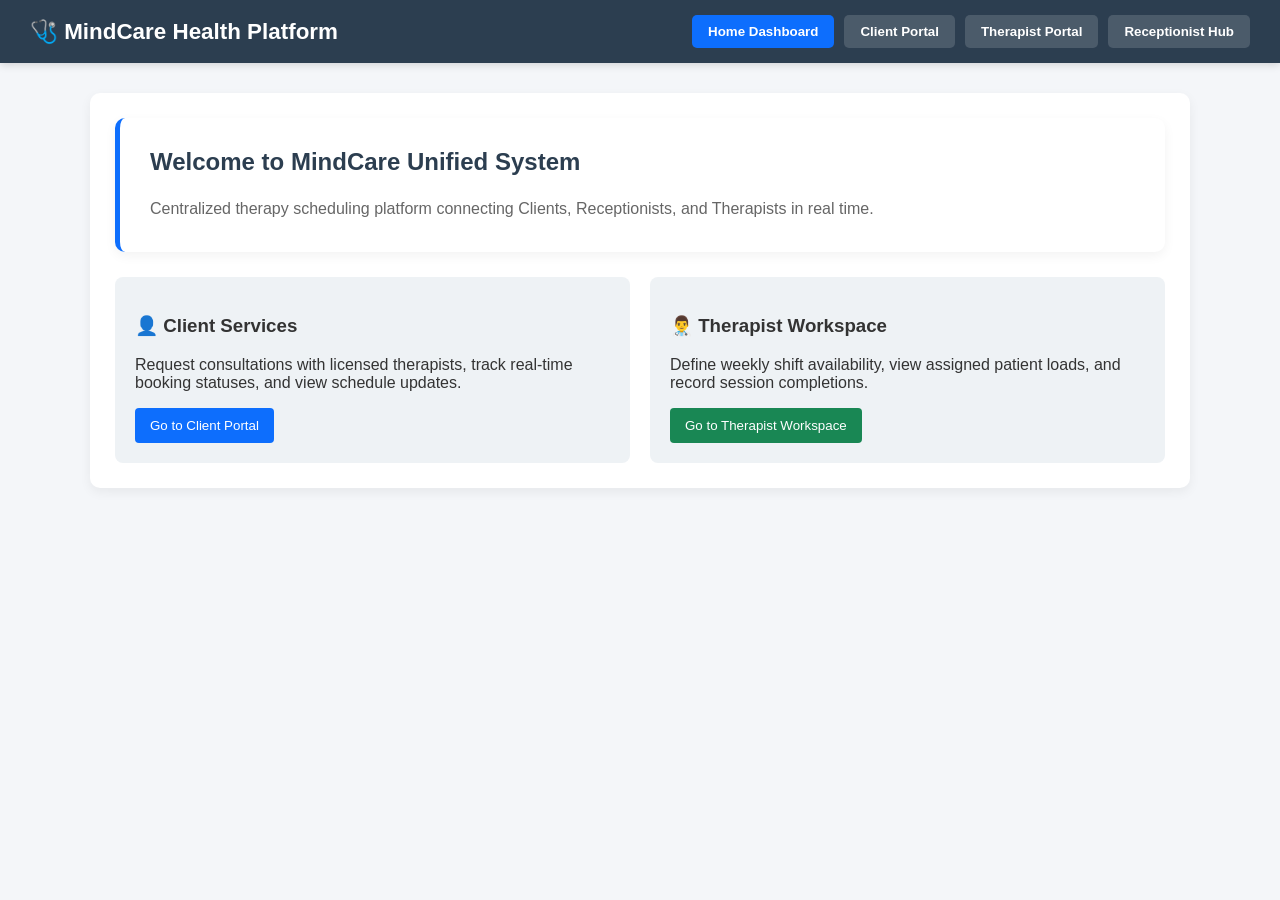
<file: therapist.html>
<!DOCTYPE html>
<html lang="en">
<head>
    <meta charset="UTF-8">
    <meta name="viewport" content="width=device-width, initial-scale=1.0">
    <title>Therapist Dashboard - Online Therapy</title>
    <style>
        body { font-family: 'Segoe UI', Arial, sans-serif; margin: 0; padding: 20px; background: #f4f6f9; }
        .card { background: white; padding: 25px; border-radius: 8px; max-width: 900px; margin: auto; box-shadow: 0 4px 12px rgba(0,0,0,0.08); }
        h2 { color: #198754; border-bottom: 2px solid #198754; padding-bottom: 8px; }
        .grid { display: grid; grid-template-columns: 1fr 1fr; gap: 20px; }
        .form-group { margin-bottom: 15px; }
        label { display: block; font-weight: 600; margin-bottom: 5px; }
        input, select, textarea { width: 100%; padding: 10px; border: 1px solid #ccc; border-radius: 4px; box-sizing: border-box; }
        input[readonly] { background-color: #e9ecef; cursor: not-allowed; }
        button { background: #198754; color: white; border: none; padding: 10px 18px; border-radius: 4px; font-weight: bold; cursor: pointer; }
        button:hover { background: #157347; }
        .btn-complete { background: #0d6efd; }
        table { width: 100%; border-collapse: collapse; margin-top: 15px; }
        th, td { padding: 10px; border: 1px solid #ddd; text-align: left; }
        th { background: #f8f9fa; }
        .status { padding: 4px 8px; border-radius: 4px; font-weight: bold; font-size: 0.85em; }
        .PENDING { background: #fff3cd; color: #664d03; }
        .CONFIRMED { background: #d1e7dd; color: #0f5132; }
        .CANCELLED { background: #f8d7da; color: #842029; }
        .RESCHEDULED { background: #cff4fc; color: #055160; }
        .COMPLETED { background: #e2e3e5; color: #41464b; }
    </style>
</head>
<body>
    <div class="card">
        <h2>Therapist Control Center</h2>

        <div class="grid">
            <div>
                <h3>Set Weekly Working Hours & Availability</h3>
                <form id="scheduleForm">
                    <div class="form-group">
                        <label>Therapist ID:</label>
                        <input type="number" id="tId" placeholder="Loading ID..." required />
                    </div>
                    <div class="form-group">
                        <label>Day of Week:</label>
                        <select id="dayOfWeek">
                            <option value="MONDAY">Monday</option>
                            <option value="TUESDAY">Tuesday</option>
                            <option value="WEDNESDAY">Wednesday</option>
                            <option value="THURSDAY">Thursday</option>
                            <option value="FRIDAY">Friday</option>
                        </select>
                    </div>
                    <div class="form-group">
                        <label>Shift Time:</label>
                        <input type="time" id="startTime" value="09:00" required /> to
                        <input type="time" id="endTime" value="17:00" required />
                    </div>
                    <div class="form-group">
                        <label>Unavailability Reason / Break Note (Optional):</label>
                        <input type="text" id="reason" placeholder="e.g. Attending Conference" />
                    </div>
                    <button type="submit">Publish Availability Schedule</button>
                </form>
                <div id="scheduleMsg" style="margin-top: 10px;"></div>
            </div>

            <div>
                <h3>My Current Working Hours</h3>
                <button onclick="loadSchedules()">Refresh Schedule</button>
                <table>
                    <thead>
                        <tr>
                            <th>Day</th>
                            <th>Hours</th>
                            <th>Status / Note</th>
                        </tr>
                    </thead>
                    <tbody id="scheduleList"></tbody>
                </table>
            </div>
        </div>

        <hr style="margin: 30px 0;">

        <h3>Client Appointments Assigned to Me</h3>
        <button onclick="loadTherapistAppointments()">Refresh Appointments</button>
        <table>
            <thead>
                <tr>
                    <th>ID</th>
                    <th>Client ID</th>
                    <th>Date & Time</th>
                    <th>Status</th>
                    <th>Client Notes</th>
                    <th>Action</th>
                </tr>
            </thead>
            <tbody id="therapistAppointments"></tbody>
        </table>
    </div>

    <script>
        const API = window.location.origin.includes('localhost') || window.location.origin.includes('127.0.0.1')
            ? 'http://localhost:8080/api/v1'
            : `${window.location.origin}/api/v1`;

        document.addEventListener("DOMContentLoaded", () => {
            const user = JSON.parse(localStorage.getItem('user'));
            
            if (!user) {
                window.location.href = 'index.html';
                return;
            }

            // Auto-fill logged-in therapist ID
            const tIdInput = document.getElementById('tId');
            if (tIdInput && user.id) {
                tIdInput.value = user.id;
                tIdInput.readOnly = true;
            }

            // Initial data fetch for the authenticated therapist
            loadSchedules();
            loadTherapistAppointments();
        });

        document.getElementById('scheduleForm').addEventListener('submit', async (e) => {
            e.preventDefault();
            const msg = document.getElementById('scheduleMsg');
            msg.innerHTML = 'Publishing schedule...';

            const payload = {
                therapistId: parseInt(document.getElementById('tId').value),
                dayOfWeek: document.getElementById('dayOfWeek').value,
                startTime: document.getElementById('startTime').value + ':00',
                endTime: document.getElementById('endTime').value + ':00',
                available: true,
                unavailabilityReason: document.getElementById('reason').value
            };

            try {
                const res = await fetch(API + '/schedules', {
                    method: 'POST',
                    headers: { 'Content-Type': 'application/json' },
                    body: JSON.stringify(payload)
                });

                if (res.ok) {
                    msg.innerHTML = '<span style="color:green; font-weight:bold;">Schedule published!</span>';
                    loadSchedules();
                } else {
                    const err = await res.text();
                    msg.innerHTML = '<span style="color:red; font-weight:bold;">Error: ' + err + '</span>';
                }
            } catch (error) {
                msg.innerHTML = '<span style="color:red; font-weight:bold;">Network error publishing schedule.</span>';
            }
        });

        async function loadSchedules() {
            const tId = document.getElementById('tId').value;
            if (!tId) return;

            try {
                const res = await fetch(API + '/schedules/therapist/' + tId);
                if (!res.ok) return;

                const data = await res.json();
                const tbody = document.getElementById('scheduleList');
                tbody.innerHTML = '';
                data.forEach(s => {
                    tbody.innerHTML += '<tr>' +
                        '<td>' + s.dayOfWeek + '</td>' +
                        '<td>' + s.startTime + ' - ' + s.endTime + '</td>' +
                        '<td>' + (s.unavailabilityReason || 'Available') + '</td>' +
                    '</tr>';
                });
            } catch (error) {
                console.error("Failed to load therapist schedule:", error);
            }
        }

        async function loadTherapistAppointments() {
            const tId = document.getElementById('tId').value;
            if (!tId) return;

            try {
                const res = await fetch(API + '/appointments/therapist/' + tId);
                if (!res.ok) return;

                const data = await res.json();
                const tbody = document.getElementById('therapistAppointments');
                tbody.innerHTML = '';
                data.forEach(a => {
                    tbody.innerHTML += '<tr>' +
                        '<td>#' + a.id + '</td>' +
                        '<td>Client #' + a.clientId + '</td>' +
                        '<td>' + a.appointmentDateTime + '</td>' +
                        '<td><span class="status ' + a.status + '">' + a.status + '</span></td>' +
                        '<td>' + (a.notes || 'None') + '</td>' +
                        '<td>' +
                            (a.status === 'CONFIRMED' ? '<button class="btn-complete" onclick="markCompleted(' + a.id + ')">Mark Completed</button>' : 'N/A') +
                        '</td>' +
                    '</tr>';
                });
            } catch (error) {
                console.error("Failed to load therapist appointments:", error);
            }
        }

        async function markCompleted(id) {
            try {
                const res = await fetch(API + '/appointments/' + id + '/status', {
                    method: 'PATCH',
                    headers: { 'Content-Type': 'application/json' },
                    body: JSON.stringify({ status: 'COMPLETED' })
                });

                if (res.ok) {
                    loadTherapistAppointments();
                } else {
                    const err = await res.text();
                    alert("Failed to complete appointment: " + err);
                }
            } catch (error) {
                alert("Network error updating status.");
            }
        }
    </script>
</body>
</html>
</file>
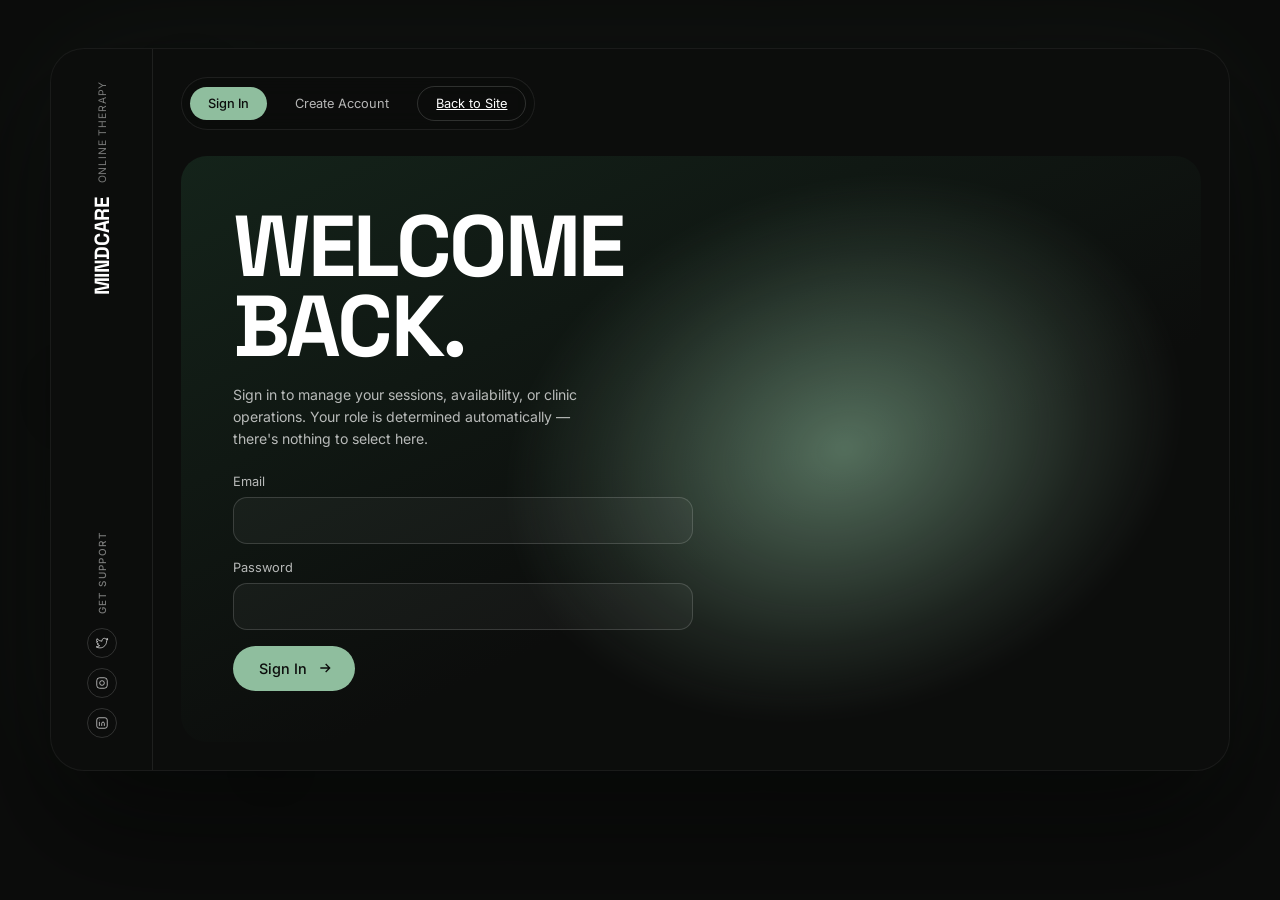
<file: frontend/auth.html>
<!DOCTYPE html>
<html lang="en">
<head>
<meta charset="UTF-8">
<meta name="viewport" content="width=device-width, initial-scale=1">
<title>MindCare — Sign In</title>
<link rel="preconnect" href="https://fonts.googleapis.com">
<link rel="preconnect" href="https://fonts.gstatic.com" crossorigin>
<link href="https://fonts.googleapis.com/css2?family=Space+Grotesk:wght@500;700&family=Inter:wght@400;500&display=swap" rel="stylesheet">
<link rel="stylesheet" href="css/style.css">
</head>
<body>

<div class="ambient" aria-hidden="true">
  <span class="droplet drop-a"></span>
  <span class="droplet drop-b"></span>
  <span class="droplet drop-c"></span>
  <span class="droplet drop-d"></span>
  <span class="droplet drop-e"></span>
</div>

<main class="browser-card">

  <aside class="side-rail">
    <div class="brand-vertical">
      <span class="brand-name">MINDCARE</span>
      <span class="brand-sub">Online&nbsp;Therapy</span>
    </div>

    <div class="follow-block">
      <p class="label">GET SUPPORT</p>
      <p class="mini-text">Licensed therapists, real conversations —
        book a confidential session whenever you need one.</p>
      <div class="social-row">
        <a class="icon-badge" href="#" aria-label="Twitter">
          <svg viewBox="0 0 24 24" fill="none" stroke="currentColor" stroke-width="1.6"><path d="M22 5.9c-.7.3-1.5.6-2.3.7.8-.5 1.5-1.3 1.8-2.3-.8.5-1.7.8-2.6 1a4.1 4.1 0 0 0-7 3.7A11.6 11.6 0 0 1 3.4 4.6a4.1 4.1 0 0 0 1.3 5.5c-.7 0-1.3-.2-1.9-.5v.1c0 2 1.4 3.6 3.3 4-.3.1-.7.1-1.1.1-.3 0-.5 0-.8-.1.5 1.6 2 2.8 3.8 2.8A8.2 8.2 0 0 1 2 18.6a11.6 11.6 0 0 0 6.3 1.8c7.5 0 11.6-6.2 11.6-11.6v-.5c.8-.6 1.5-1.3 2.1-2.1Z"/></svg>
        </a>
        <a class="icon-badge" href="#" aria-label="Instagram">
          <svg viewBox="0 0 24 24" fill="none" stroke="currentColor" stroke-width="1.6"><rect x="3" y="3" width="18" height="18" rx="5"/><circle cx="12" cy="12" r="4"/><circle cx="17.2" cy="6.8" r="0.6" fill="currentColor" stroke="none"/></svg>
        </a>
        <a class="icon-badge" href="#" aria-label="LinkedIn">
          <svg viewBox="0 0 24 24" fill="none" stroke="currentColor" stroke-width="1.6"><rect x="3" y="3" width="18" height="18" rx="4"/><line x1="7.5" y1="10" x2="7.5" y2="17"/><circle cx="7.5" cy="6.8" r="0.6" fill="currentColor" stroke="none"/><path d="M11.5 17v-4.3c0-1.5 1-2.4 2.3-2.4 1.3 0 2.2.9 2.2 2.4V17"/></svg>
        </a>
      </div>
    </div>
  </aside>

  <div class="stage">

    <nav class="floating-nav">
      <button class="nav-item active" data-target="login">Sign In</button>
      <button class="nav-item" data-target="register">Create Account</button>
      <a class="nav-item nav-pill--outline" href="index.html">Back to Site</a>
    </nav>

    <section class="screen active" id="screen-login">
      <div class="organic-blob" aria-hidden="true"></div>
      <div class="auth-panel">
        <h1 class="headline">WELCOME<br>BACK.</h1>
        <p class="hero-sub">Sign in to manage your sessions, availability, or
          clinic operations. Your role is determined automatically —
          there's nothing to select here.</p>

        <form class="auth-form" id="login-form" novalidate>
          <label class="field">
            <span>Email</span>
            <input type="email" name="email" autocomplete="email" required>
          </label>
          <label class="field">
            <span>Password</span>
            <input type="password" name="password" autocomplete="current-password" required>
          </label>
          <p class="form-error" data-error hidden></p>
          <button type="submit" class="pill-button">
            <span>Sign In</span>
            <svg viewBox="0 0 24 24" fill="none" stroke="currentColor" stroke-width="2"><path d="M5 12h14M13 6l6 6-6 6"/></svg>
          </button>
        </form>
      </div>
    </section>

    <section class="screen" id="screen-register">
      <div class="organic-blob organic-blob--alt" aria-hidden="true"></div>
      <div class="auth-panel">
        <h1 class="headline">JOIN<br>MINDCARE.</h1>
        <p class="hero-sub">Create a client account to start booking
          confidential sessions. Therapist, receptionist, and clinic
          accounts are set up by MindCare directly and aren't self-service.</p>

        <form class="auth-form" id="register-form" novalidate>
          <label class="field">
            <span>Full name</span>
            <input type="text" name="fullName" autocomplete="name" required>
          </label>
          <label class="field">
            <span>Email</span>
            <input type="email" name="email" autocomplete="email" required>
          </label>
          <label class="field">
            <span>Password</span>
            <input type="password" name="password" autocomplete="new-password" minlength="8" required>
            <small>At least 8 characters.</small>
          </label>
          <p class="form-error" data-error hidden></p>
          <button type="submit" class="pill-button">
            <span>Create Account</span>
            <svg viewBox="0 0 24 24" fill="none" stroke="currentColor" stroke-width="2"><path d="M5 12h14M13 6l6 6-6 6"/></svg>
          </button>
        </form>
      </div>
    </section>

  </div>
</main>

<span class="droplet-transition" aria-hidden="true"></span>

<script src="js/config.js"></script>
<script src="js/main.js"></script>
<script src="js/auth.js"></script>
</body>
</html>
</file>
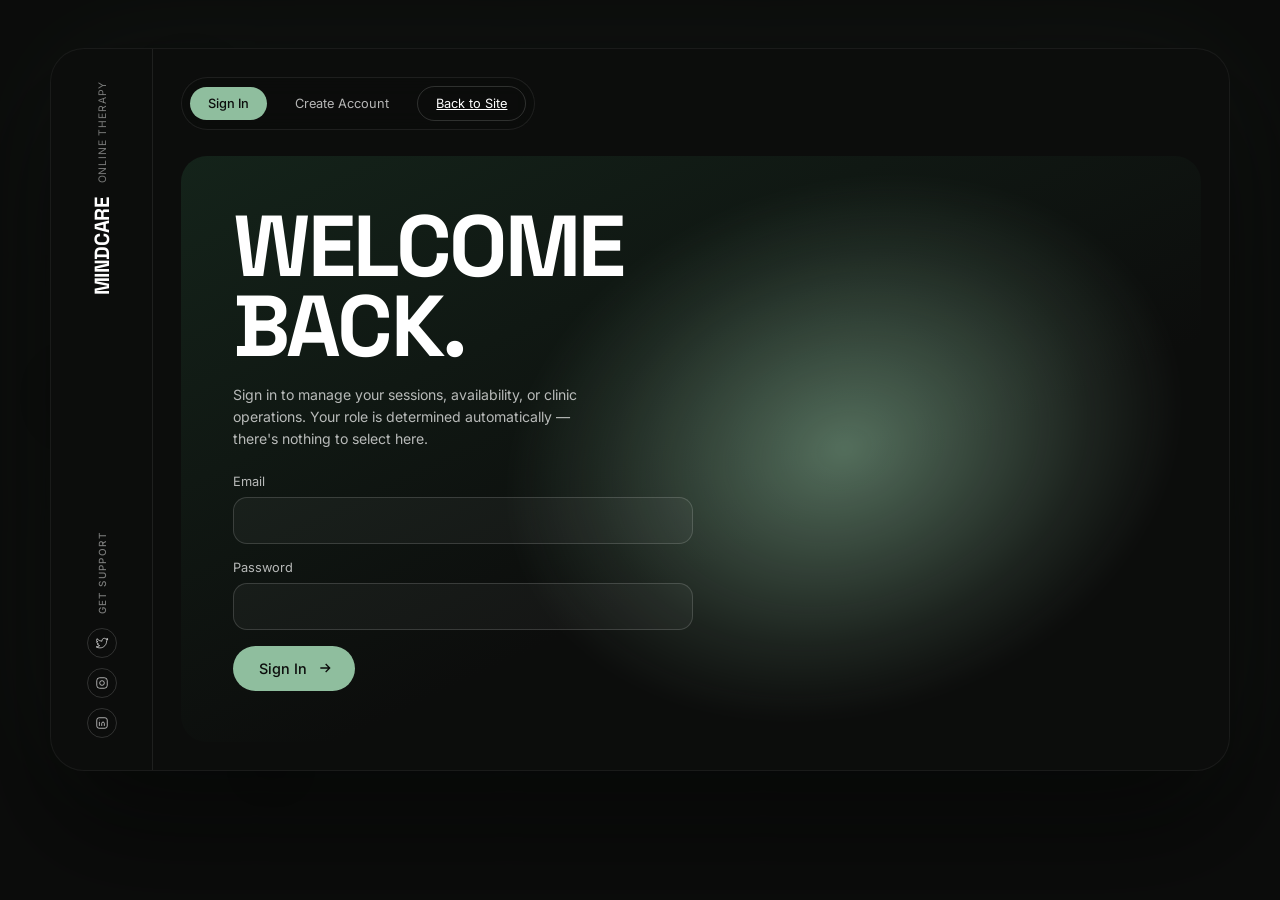
<file: frontend/dashboard.html>
<!DOCTYPE html>
<html lang="en">
<head>
<meta charset="UTF-8">
<meta name="viewport" content="width=device-width, initial-scale=1">
<title>MindCare — Dashboard</title>
<link rel="preconnect" href="https://fonts.googleapis.com">
<link rel="preconnect" href="https://fonts.gstatic.com" crossorigin>
<link href="https://fonts.googleapis.com/css2?family=Space+Grotesk:wght@500;700&family=Inter:wght@400;500&display=swap" rel="stylesheet">
<link rel="stylesheet" href="css/style.css">
</head>
<body>

<div class="ambient" aria-hidden="true">
  <span class="droplet drop-a"></span>
  <span class="droplet drop-b"></span>
  <span class="droplet drop-c"></span>
  <span class="droplet drop-d"></span>
  <span class="droplet drop-e"></span>
</div>

<main class="browser-card">

  <aside class="side-rail">
    <div class="brand-vertical">
      <span class="brand-name">MINDCARE</span>
      <span class="brand-sub">Online&nbsp;Therapy</span>
    </div>
    <div class="follow-block">
      <p class="label">DASHBOARD</p>
    </div>
  </aside>

  <div class="stage">

    <nav class="floating-nav">
      <a class="nav-item" href="index.html">Site</a>
      <select class="nav-item" id="role-switcher" hidden>
        <option value="">Acting as…</option>
      </select>
      <div class="notif-wrap">
        <button class="nav-item notif-bell" id="notif-bell" type="button" aria-label="Notifications">
          <svg viewBox="0 0 24 24" fill="none" stroke="currentColor" stroke-width="2"><path d="M18 8A6 6 0 0 0 6 8c0 7-3 9-3 9h18s-3-2-3-9"/><path d="M13.73 21a2 2 0 0 1-3.46 0"/></svg>
          <span class="notif-badge" id="notif-badge" hidden>0</span>
        </button>
      </div>
      <button class="nav-item nav-pill--outline" id="logout-btn" type="button">Sign Out</button>
    </nav>

    <!-- Rendered outside the nav so it isn't clipped by the nav's own scroll/backdrop-filter containment. -->
    <div class="notif-dropdown" id="notif-dropdown" hidden>
      <div class="notif-dropdown-header">
        <span>Notifications</span>
        <button class="mini-button" id="notif-mark-all" type="button">Mark all read</button>
      </div>
      <div class="notif-list" id="notif-list">
        <p class="empty-note">No notifications.</p>
      </div>
    </div>

    <section class="screen active" id="screen-dashboard">
      <div class="organic-blob" aria-hidden="true"></div>
      <div class="hero-copy">
        <span class="role-pill" id="role-pill">…</span>
        <h1 class="headline" id="greeting">HELLO.</h1>
        <p class="hero-sub" id="panel-text">Loading your account…</p>
      </div>
    </section>

    <!-- CLIENT: intake form -->
    <div class="dashboard-panel" id="client-intake-panel" hidden>
      <div>
        <h2>Your intake</h2>
        <p class="hero-sub" style="margin-bottom:14px">A few details help your therapist prepare. This is only visible to your care team, never to front-desk staff.</p>
        <form class="auth-form" id="intake-form" novalidate>
          <label class="field">
            <span>Date of birth</span>
            <input type="date" name="dateOfBirth">
          </label>
          <label class="field">
            <span>Phone</span>
            <input type="tel" name="phone" placeholder="+1 555 000 0000">
          </label>
          <label class="field">
            <span>Emergency contact name</span>
            <input type="text" name="emergencyContactName">
          </label>
          <label class="field">
            <span>Emergency contact phone</span>
            <input type="tel" name="emergencyContactPhone">
          </label>
          <label class="field">
            <span>What brings you to MindCare?</span>
            <input type="text" name="reasonForSeekingCare" placeholder="A short summary is fine">
          </label>
          <label class="field" style="flex-direction:row;align-items:center;gap:8px">
            <input type="checkbox" name="consentGiven" id="intake-consent" style="width:auto">
            <span>I consent to MindCare storing this information to coordinate my care.</span>
          </label>
          <p class="form-error" data-error hidden></p>
          <button type="submit" class="pill-button">
            <span>Save Intake</span>
            <svg viewBox="0 0 24 24" fill="none" stroke="currentColor" stroke-width="2"><path d="M5 12h14M13 6l6 6-6 6"/></svg>
          </button>
        </form>
      </div>
      <div>
        <h2>Status</h2>
        <p class="hero-sub" id="intake-status">Loading…</p>
      </div>
    </div>

    <!-- CLIENT: assessments assigned by care team -->
    <div class="dashboard-panel" id="client-assessments-panel" hidden>
      <div>
        <h2>Your assessments</h2>
        <div class="appointment-list" id="client-assessment-list">
          <p class="empty-note">Loading…</p>
        </div>
      </div>
      <div id="assessment-take-wrap"></div>
    </div>

    <!-- CLIENT: book a session, track your own sessions -->
    <div class="dashboard-panel" id="client-panel" hidden>
      <div>
        <h2>Book a session</h2>
        <form class="auth-form" id="book-form" novalidate>
          <label class="field">
            <span>Therapist</span>
            <select name="therapistId" id="therapist-select" required>
              <option value="">Choose a therapist…</option>
            </select>
          </label>
          <div class="field">
            <span>Available times</span>
            <div class="slot-list" id="client-slot-list">
              <p class="empty-note">Choose a therapist to see open times.</p>
            </div>
          </div>
          <label class="field">
            <span>Notes (optional)</span>
            <input type="text" name="notes" placeholder="Anything your therapist should know">
          </label>
          <p class="form-error" data-error hidden></p>
          <button type="submit" class="pill-button" id="book-submit" disabled>
            <span>Request Session</span>
            <svg viewBox="0 0 24 24" fill="none" stroke="currentColor" stroke-width="2"><path d="M5 12h14M13 6l6 6-6 6"/></svg>
          </button>
        </form>
      </div>
      <div>
        <h2>Your sessions</h2>
        <div class="appointment-list" id="client-appointments">
          <p class="empty-note">Loading…</p>
        </div>
      </div>
    </div>

    <!-- THERAPIST: publish availability, see your session list -->
    <div class="dashboard-panel" id="therapist-panel" hidden>
      <div>
        <h2>Publish availability</h2>
        <form class="auth-form" id="availability-form" novalidate>
          <label class="field">
            <span>Start time</span>
            <input type="datetime-local" name="startTime" required>
          </label>
          <label class="field">
            <span>End time</span>
            <input type="datetime-local" name="endTime" required>
          </label>
          <p class="form-error" data-error hidden></p>
          <button type="submit" class="pill-button">
            <span>Add Slot</span>
            <svg viewBox="0 0 24 24" fill="none" stroke="currentColor" stroke-width="2"><path d="M5 12h14M13 6l6 6-6 6"/></svg>
          </button>
        </form>
        <h2 style="margin-top:22px">Your open slots</h2>
        <div class="appointment-list" id="therapist-slots">
          <p class="empty-note">Loading…</p>
        </div>
      </div>
      <div>
        <h2>Your sessions</h2>
        <div class="appointment-list" id="therapist-appointments">
          <p class="empty-note">Loading…</p>
        </div>
        <h2 style="margin-top:22px">Assign an assessment</h2>
        <form class="auth-form" id="assign-assessment-form" novalidate>
          <label class="field">
            <span>Client</span>
            <select name="clientId" id="assign-client-select" required>
              <option value="">Choose a client…</option>
            </select>
          </label>
          <label class="field">
            <span>Assessment</span>
            <select name="templateId" id="assign-template-select" required>
              <option value="">Choose an assessment…</option>
            </select>
          </label>
          <p class="form-error" data-error hidden></p>
          <button type="submit" class="pill-button">
            <span>Assign</span>
            <svg viewBox="0 0 24 24" fill="none" stroke="currentColor" stroke-width="2"><path d="M5 12h14M13 6l6 6-6 6"/></svg>
          </button>
        </form>
      </div>
    </div>

    <!-- THERAPIST: clinical notes (never shown to Client or Receptionist) -->
    <div class="dashboard-panel" id="clinical-notes-panel" hidden>
      <div>
        <h2>Clinical notes</h2>
        <label class="field">
          <span>Client</span>
          <select id="notes-client-select">
            <option value="">Choose a client…</option>
          </select>
        </label>
        <button type="button" class="mini-button mini-button--accent" id="new-note-btn" style="margin-top:8px" disabled>+ New Note</button>
        <div class="appointment-list" id="clinical-notes-list" style="margin-top:14px">
          <p class="empty-note">Choose a client to see their notes.</p>
        </div>
      </div>
      <div id="note-form-wrap"></div>
    </div>

    <!-- THERAPIST: treatment plans -->
    <div class="dashboard-panel" id="treatment-plan-panel" hidden>
      <div>
        <h2>Treatment plan</h2>
        <label class="field">
          <span>Client</span>
          <select id="plan-client-select">
            <option value="">Choose a client…</option>
          </select>
        </label>
        <form class="auth-form" id="new-plan-form" novalidate style="margin-top:10px">
          <label class="field">
            <span>Review date (optional)</span>
            <input type="date" name="reviewDate">
          </label>
          <p class="form-error" data-error hidden></p>
          <button type="submit" class="pill-button" id="new-plan-btn" disabled>
            <span>Start Treatment Plan</span>
            <svg viewBox="0 0 24 24" fill="none" stroke="currentColor" stroke-width="2"><path d="M5 12h14M13 6l6 6-6 6"/></svg>
          </button>
        </form>
      </div>
      <div id="plan-detail-wrap">
        <p class="empty-note">Choose a client to see their plan.</p>
      </div>
    </div>

    <!-- CLIENT + THERAPIST: secure messaging -->
    <div class="dashboard-panel" id="messages-panel" hidden>
      <div>
        <h2>Messages</h2>
        <p class="hero-sub" style="margin-bottom:14px">This is a scheduling and care-coordination channel, not an emergency service. If you're in crisis, contact local emergency services or a crisis line right away.</p>
        <label class="field">
          <span id="message-partner-label">Start a conversation with</span>
          <select id="message-partner-select">
            <option value="">Choose…</option>
          </select>
        </label>
        <div class="appointment-list" id="conversation-list" style="margin-top:14px">
          <p class="empty-note">Loading…</p>
        </div>
      </div>
      <div id="thread-wrap">
        <p class="empty-note">Choose a conversation to view messages.</p>
      </div>
    </div>

    <!-- CLIENT + THERAPIST: documents -->
    <div class="dashboard-panel" id="documents-panel" hidden>
      <div>
        <h2>Documents</h2>
        <p class="hero-sub" id="documents-context" style="margin-bottom:14px"></p>
        <label class="field" id="documents-client-field" hidden>
          <span>Client</span>
          <select id="documents-client-select">
            <option value="">Choose a client…</option>
          </select>
        </label>
        <form class="auth-form" id="document-upload-form" novalidate style="margin-top:10px">
          <label class="field">
            <span>File</span>
            <input type="file" name="file" required>
          </label>
          <label class="field">
            <span>Description (optional)</span>
            <input type="text" name="description" placeholder="What is this?">
          </label>
          <p class="form-error" data-error hidden></p>
          <button type="submit" class="pill-button" id="document-upload-submit">
            <span>Upload</span>
            <svg viewBox="0 0 24 24" fill="none" stroke="currentColor" stroke-width="2"><path d="M5 12h14M13 6l6 6-6 6"/></svg>
          </button>
        </form>
      </div>
      <div>
        <h2>Files</h2>
        <div class="appointment-list" id="documents-list">
          <p class="empty-note">Loading…</p>
        </div>
      </div>
    </div>

    <!-- CLIENT: billing -->
    <div class="dashboard-panel" id="billing-panel" hidden>
      <div>
        <h2>Billing</h2>
        <p class="hero-sub" style="margin-bottom:14px">Invoices issued to you and their payment status.</p>
        <div class="appointment-list" id="billing-invoice-list">
          <p class="empty-note">Loading…</p>
        </div>
      </div>
      <div id="billing-detail-wrap">
        <p class="empty-note">Choose an invoice to see its details.</p>
      </div>
    </div>

    <!-- FINANCE: billing management -->
    <div class="dashboard-panel" id="finance-panel" hidden>
      <div>
        <h2>Overview</h2>
        <div class="stat-row" id="finance-stat-row"></div>

        <h2 style="margin-top:22px">New invoice</h2>
        <form class="auth-form" id="invoice-form" novalidate>
          <label class="field">
            <span>Client</span>
            <select name="clientId" id="invoice-client-select" required>
              <option value="">Choose a client…</option>
            </select>
          </label>
          <div id="invoice-items-wrap"></div>
          <button type="button" class="mini-button" id="add-invoice-item">+ Add line item</button>
          <label class="field" style="margin-top:10px">
            <span>Discount (optional)</span>
            <input type="number" name="discount" min="0" step="0.01" placeholder="0.00">
          </label>
          <p class="form-error" data-error hidden></p>
          <button type="submit" class="pill-button">
            <span>Create Invoice</span>
            <svg viewBox="0 0 24 24" fill="none" stroke="currentColor" stroke-width="2"><path d="M5 12h14M13 6l6 6-6 6"/></svg>
          </button>
        </form>

        <h2 style="margin-top:22px">Service catalog</h2>
        <div class="appointment-list" id="service-list" style="margin-bottom:10px">
          <p class="empty-note">Loading…</p>
        </div>
        <form class="auth-form" id="service-form" novalidate>
          <label class="field">
            <span>Name</span>
            <input type="text" name="name" required>
          </label>
          <label class="field">
            <span>Price</span>
            <input type="number" name="price" min="0" step="0.01" required>
          </label>
          <p class="form-error" data-error hidden></p>
          <button type="submit" class="mini-button mini-button--accent">Add Service</button>
        </form>
      </div>
      <div>
        <h2>Invoices</h2>
        <div class="appointment-list" id="finance-invoice-list">
          <p class="empty-note">Loading…</p>
        </div>
        <div id="finance-invoice-detail"></div>
      </div>
    </div>

    <!-- RECEPTIONIST: triage incoming requests -->
    <div class="dashboard-panel" id="receptionist-panel" hidden>
      <div>
        <h2>Needs a decision</h2>
        <div class="appointment-list" id="receptionist-pending">
          <p class="empty-note">Loading…</p>
        </div>
      </div>
      <div>
        <h2>All appointments</h2>
        <div class="appointment-list" id="receptionist-all">
          <p class="empty-note">Loading…</p>
        </div>
      </div>
    </div>

    <div class="dashboard-panel" id="maintenance-panel" hidden>
      <div>
        <h2>Provision a staff account</h2>
        <form class="auth-form" id="staff-form" novalidate>
          <label class="field">
            <span>Full name</span>
            <input type="text" name="fullName" required>
          </label>
          <label class="field">
            <span>Email</span>
            <input type="email" name="email" required>
          </label>
          <label class="field">
            <span>Temporary password</span>
            <input type="password" name="password" minlength="8" required>
          </label>
          <label class="field">
            <span>Role</span>
            <select name="role" required>
              <option value="THERAPIST">Therapist</option>
              <option value="CLINICAL_SUPERVISOR">Clinical Supervisor</option>
              <option value="RECEPTIONIST">Receptionist</option>
              <option value="FINANCE">Finance</option>
              <option value="MAINTENANCE">Maintenance</option>
            </select>
          </label>
          <p class="form-error" data-error hidden></p>
          <button type="submit" class="pill-button">
            <span>Create Account</span>
            <svg viewBox="0 0 24 24" fill="none" stroke="currentColor" stroke-width="2"><path d="M5 12h14M13 6l6 6-6 6"/></svg>
          </button>
        </form>
      </div>

      <div>
        <h2>Clinic overview</h2>
        <div class="stat-row" id="stat-row"></div>
        <div class="user-table-wrap">
          <table class="user-table">
            <thead>
              <tr><th>Name</th><th>Email</th><th>Role</th><th>Status</th><th id="super-admin-col" hidden>Super Admin</th></tr>
            </thead>
            <tbody id="user-table-body"></tbody>
          </table>
        </div>
        <h2 style="margin-top:22px">All appointments</h2>
        <div class="appointment-list" id="maintenance-appointments">
          <p class="empty-note">Loading…</p>
        </div>
        <h2 style="margin-top:22px">Audit log</h2>
        <p class="hero-sub" style="margin-bottom:10px">Every state-changing action in the system, who did it, and whether it succeeded.</p>
        <div class="appointment-list" id="audit-log-list">
          <p class="empty-note">Loading…</p>
        </div>
      </div>
    </div>

  </div>
</main>

<script src="js/config.js"></script>
<script src="js/dashboard.js"></script>
</body>
</html>
</file>
<file: frontend/css/style.css>
:root {
  --bg: #0c0d0c;
  --panel: #101210;
  --accent: #8FBE9E;
  --white: #ffffff;
  --white-70: rgba(255, 255, 255, 0.7);
  --white-45: rgba(255, 255, 255, 0.45);
  --white-15: rgba(255, 255, 255, 0.15);
  --white-08: rgba(255, 255, 255, 0.08);
  --radius-card: 34px;
  --radius-pill: 999px;
}

* { box-sizing: border-box; }

html, body {
  height: 100%;
}

body {
  margin: 0;
  background: var(--bg);
  color: var(--white);
  font-family: "Inter", system-ui, -apple-system, "Segoe UI", sans-serif;
  min-height: 100vh;
  display: flex;
  align-items: flex-start;
  justify-content: center;
  padding: clamp(16px, 4vw, 48px);
  overflow-x: hidden;
  position: relative;
}

h1, h2 { margin: 0; }
p { margin: 0; }
button { font-family: inherit; cursor: pointer; }

/* ---------- Ambient floating glass droplets ---------- */

.ambient {
  position: fixed;
  inset: 0;
  overflow: hidden;
  z-index: 0;
  pointer-events: none;
}

.droplet {
  position: absolute;
  border-radius: 50%;
  background:
    radial-gradient(circle at 32% 28%, rgba(255, 255, 255, 0.55), rgba(143, 190, 158, 0.18) 42%, rgba(255, 255, 255, 0.02) 72%);
  border: 1px solid rgba(255, 255, 255, 0.18);
  box-shadow:
    inset -6px -8px 16px rgba(0, 0, 0, 0.35),
    inset 4px 6px 10px rgba(255, 255, 255, 0.15),
    0 10px 30px rgba(0, 0, 0, 0.35);
  backdrop-filter: blur(1px);
  animation: drift 34s ease-in-out infinite alternate;
}

.drop-a { width: 70px;  height: 70px;  top: 6%;  left: 12%; animation-duration: 28s; }
.drop-b { width: 40px;  height: 40px;  top: 14%; left: 78%; animation-duration: 22s; animation-delay: -4s; }
.drop-c { width: 96px;  height: 96px;  top: 68%; left: 84%; animation-duration: 36s; animation-delay: -10s; }
.drop-d { width: 30px;  height: 30px;  top: 82%; left: 20%; animation-duration: 20s; animation-delay: -6s; }
.drop-e { width: 54px;  height: 54px;  top: 40%; left: 4%;  animation-duration: 30s; animation-delay: -14s; }

@keyframes drift {
  0%   { transform: translate(0, 0) scale(1); }
  50%  { transform: translate(24px, -30px) scale(1.06); }
  100% { transform: translate(-18px, 22px) scale(0.96); }
}

@media (max-width: 640px) {
  .drop-b, .drop-d { display: none; }
}

/* ---------- Browser-window card frame ---------- */

.browser-card {
  position: relative;
  z-index: 1;
  width: min(1180px, 100%);
  min-height: min(720px, 90vh);
  background: var(--bg);
  border-radius: var(--radius-card);
  border: 1px solid rgba(255, 255, 255, 0.06);
  box-shadow:
    0 60px 120px rgba(0, 0, 0, 0.55),
    0 0 140px rgba(143, 190, 158, 0.06);
  display: flex;
  overflow: hidden;
}

/* ---------- Left vertical brand rail ---------- */

.side-rail {
  flex: 0 0 clamp(72px, 8vw, 108px);
  display: flex;
  flex-direction: column;
  justify-content: space-between;
  align-items: center;
  padding: clamp(20px, 3vw, 32px) 0;
  border-right: 1px solid var(--white-08);
}

.brand-vertical {
  writing-mode: vertical-rl;
  transform: rotate(180deg);
  display: flex;
  align-items: center;
  gap: 14px;
}

.brand-name {
  font-family: "Space Grotesk", "Inter", sans-serif;
  font-weight: 700;
  font-size: clamp(1.1rem, 1.6vw, 1.5rem);
  letter-spacing: -0.02em;
}

.brand-sub {
  font-size: 0.65rem;
  letter-spacing: 0.08em;
  color: var(--white-45);
  text-transform: uppercase;
}

.follow-block {
  display: flex;
  flex-direction: column;
  align-items: center;
  gap: 14px;
  padding: 0 10px;
  text-align: center;
}

.label {
  font-size: 0.62rem;
  letter-spacing: 0.14em;
  color: var(--white-45);
  writing-mode: vertical-rl;
  transform: rotate(180deg);
  font-weight: 500;
}

.mini-text {
  display: none;
}

.social-row {
  display: flex;
  flex-direction: column;
  gap: 10px;
}

.icon-badge {
  width: 30px;
  height: 30px;
  border-radius: 50%;
  border: 1px solid var(--white-15);
  display: flex;
  align-items: center;
  justify-content: center;
  color: var(--white-70);
  text-decoration: none;
  transition: color 0.2s ease, border-color 0.2s ease, transform 0.2s ease;
}

.icon-badge svg { width: 14px; height: 14px; }

.icon-badge:hover {
  color: var(--bg);
  background: var(--accent);
  border-color: var(--accent);
  transform: translateY(-2px);
}

/* ---------- Main stage ---------- */

.stage {
  position: relative;
  flex: 1 1 auto;
  padding: clamp(16px, 2.2vw, 28px);
  display: flex;
  flex-direction: column;
  min-width: 0;
}

/* Floating pill nav */

.floating-nav {
  position: relative;
  z-index: 3;
  display: flex;
  align-items: center;
  gap: clamp(4px, 1vw, 10px);
  background: rgba(12, 13, 12, 0.55);
  border: 1px solid var(--white-08);
  backdrop-filter: blur(10px);
  border-radius: var(--radius-pill);
  padding: 8px;
  width: fit-content;
  max-width: 100%;
  overflow-x: auto;
  scrollbar-width: none;
}

.floating-nav::-webkit-scrollbar { display: none; }

.nav-item {
  border: none;
  background: transparent;
  color: var(--white-70);
  font-size: clamp(0.72rem, 1vw, 0.85rem);
  padding: 9px 18px;
  border-radius: var(--radius-pill);
  white-space: nowrap;
  transition: background 0.25s ease, color 0.25s ease;
}

.nav-item:hover { color: var(--white); }

.nav-item.active:not(.nav-pill--outline) {
  background: var(--accent);
  color: var(--bg);
  font-weight: 500;
}

.nav-pill--outline {
  margin-left: auto;
  border: 1px solid var(--white-15);
  color: var(--white);
}

/* ---------- Notifications ---------- */

#role-switcher {
  border: 1px solid var(--white-15);
  background: rgba(255, 255, 255, 0.03);
  font-family: inherit;
  outline: none;
}

.notif-bell {
  display: inline-flex;
  align-items: center;
  justify-content: center;
  position: relative;
  padding: 9px 14px;
}

.notif-bell svg {
  width: 17px;
  height: 17px;
}

.notif-badge {
  position: absolute;
  top: 3px;
  right: 6px;
  min-width: 15px;
  height: 15px;
  padding: 0 4px;
  border-radius: var(--radius-pill);
  background: var(--accent);
  color: var(--bg);
  font-size: 0.58rem;
  font-weight: 700;
  display: flex;
  align-items: center;
  justify-content: center;
  line-height: 1;
}

.notif-dropdown {
  position: absolute;
  width: 320px;
  max-width: 82vw;
  background: var(--panel);
  border: 1px solid var(--white-08);
  border-radius: 20px;
  padding: 14px;
  box-shadow: 0 20px 50px rgba(0, 0, 0, 0.5);
  z-index: 10;
}

.notif-dropdown[hidden] {
  display: none;
}

.notif-dropdown-header {
  display: flex;
  align-items: center;
  justify-content: space-between;
  margin-bottom: 10px;
  font-size: 0.8rem;
  font-weight: 500;
}

.notif-list {
  display: flex;
  flex-direction: column;
  gap: 8px;
  max-height: 320px;
  overflow-y: auto;
}

.notif-item {
  border: 1px solid var(--white-08);
  border-radius: 14px;
  padding: 10px 12px;
  font-size: 0.78rem;
  cursor: pointer;
  transition: border-color 0.2s ease, background 0.2s ease;
}

.notif-item:hover {
  border-color: var(--white-15);
}

.notif-item.unread {
  border-color: rgba(143, 190, 158, 0.4);
  background: rgba(143, 190, 158, 0.06);
}

.notif-item .notif-title {
  font-weight: 500;
  margin-bottom: 2px;
}

.notif-item .notif-body {
  color: var(--white-70);
  margin-bottom: 4px;
}

.notif-item .notif-time {
  color: var(--white-45);
  font-size: 0.66rem;
  letter-spacing: 0.02em;
}

/* ---------- Screens ---------- */

.screen {
  position: relative;
  flex: 1 0 auto;
  margin-top: clamp(16px, 2.4vw, 26px);
  border-radius: 26px;
  background: linear-gradient(155deg, #14231a 0%, var(--bg) 62%);
  overflow-x: hidden;
  overflow-y: auto;
  display: none;
  padding: clamp(24px, 4vw, 56px);
  grid-template-columns: 1.3fr 1fr;
  gap: 24px;
}

.screen.active {
  display: grid;
}

.organic-blob {
  position: absolute;
  inset: -10% -10% -10% 20%;
  background:
    radial-gradient(closest-side, rgba(143, 190, 158, 0.55), rgba(143, 190, 158, 0.12) 55%, transparent 75%);
  filter: blur(6px);
  border-radius: 62% 38% 55% 45% / 45% 55% 45% 55%;
  transform: rotate(-18deg);
  z-index: 0;
  animation: blobshift 16s ease-in-out infinite alternate;
}

.organic-blob--alt {
  border-radius: 40% 60% 45% 55% / 55% 40% 60% 45%;
  transform: rotate(12deg);
  inset: -15% 10% -5% -5%;
}

@keyframes blobshift {
  0%   { transform: rotate(-18deg) scale(1); }
  100% { transform: rotate(-10deg) scale(1.08); }
}

.hero-copy {
  position: relative;
  z-index: 1;
  display: flex;
  flex-direction: column;
  justify-content: center;
  gap: clamp(14px, 2vw, 22px);
  max-width: 560px;
}

.headline {
  font-family: "Space Grotesk", "Inter", sans-serif;
  font-weight: 700;
  font-size: clamp(2.6rem, 7vw, 5.4rem);
  line-height: 0.92;
  letter-spacing: -0.03em;
  text-transform: uppercase;
}

.hero-sub {
  color: var(--white-70);
  font-size: clamp(0.85rem, 1.1vw, 1rem);
  line-height: 1.55;
  max-width: 42ch;
}

.icon-circle-badge {
  width: 52px;
  height: 52px;
  border-radius: 50%;
  border: 1px solid var(--white-15);
  background: rgba(255, 255, 255, 0.04);
  color: var(--white);
  display: flex;
  align-items: center;
  justify-content: center;
  text-decoration: none;
  cursor: pointer;
  transition: background 0.25s ease, color 0.25s ease, transform 0.25s ease;
}

.icon-circle-badge svg { width: 20px; height: 20px; }

.icon-circle-badge:hover {
  background: var(--accent);
  color: var(--bg);
  border-color: var(--accent);
  transform: translateY(-2px);
}

.side-info {
  position: relative;
  z-index: 1;
  display: flex;
  flex-direction: column;
  justify-content: center;
  gap: 14px;
  align-self: end;
  justify-self: end;
  text-align: right;
  max-width: 260px;
}

.side-info .label {
  writing-mode: horizontal-tb;
  transform: none;
  letter-spacing: 0.14em;
  color: var(--white-45);
  font-size: 0.68rem;
}

.side-info .mini-text {
  display: block;
  color: var(--white-70);
  font-size: 0.82rem;
  line-height: 1.5;
}

.avatar-cluster { display: flex; justify-content: flex-end; }

.avatar-pill {
  display: flex;
  background: rgba(143, 190, 158, 0.18);
  border: 1px solid rgba(143, 190, 158, 0.3);
  border-radius: var(--radius-pill);
  padding: 4px;
}

.avatar {
  width: 30px;
  height: 30px;
  border-radius: 50%;
  background: var(--bg);
  border: 1.5px solid var(--accent);
  color: var(--accent);
  display: flex;
  align-items: center;
  justify-content: center;
  margin-left: -10px;
}

.avatar svg { width: 14px; height: 14px; }

.avatar:first-child { margin-left: 0; }

/* ---------- Bottom CTA pill bar ---------- */

.cta-bar {
  position: relative;
  z-index: 2;
  margin-top: clamp(16px, 2.4vw, 26px);
  border: 1px solid var(--white-15);
  border-radius: var(--radius-pill);
  padding: clamp(10px, 1.4vw, 14px) clamp(10px, 1.4vw, 14px) clamp(10px, 1.4vw, 14px) clamp(22px, 3vw, 30px);
  display: flex;
  align-items: center;
  justify-content: space-between;
  gap: 16px;
  background: rgba(255, 255, 255, 0.02);
}

.cta-bar p {
  font-size: clamp(0.85rem, 1.2vw, 1.05rem);
  font-weight: 500;
}

.cta-arrow {
  flex: 0 0 auto;
  width: 42px;
  height: 42px;
  border-radius: 50%;
  border: none;
  background: var(--accent);
  color: var(--bg);
  display: flex;
  align-items: center;
  justify-content: center;
  text-decoration: none;
  cursor: pointer;
  transition: transform 0.25s ease;
}

.cta-arrow svg { width: 18px; height: 18px; }

.cta-arrow:hover { transform: scale(1.08); }

/* ---------- Droplet "pop" screen transition ---------- */

.droplet-transition {
  position: fixed;
  top: 0;
  left: 0;
  width: 40px;
  height: 40px;
  margin: -20px 0 0 -20px;
  border-radius: 50%;
  background:
    radial-gradient(circle at 35% 30%, rgba(255, 255, 255, 0.9), rgba(143, 190, 158, 0.55) 45%, rgba(12, 13, 12, 0.98) 78%);
  border: 1px solid rgba(255, 255, 255, 0.4);
  box-shadow: 0 0 60px rgba(143, 190, 158, 0.4);
  z-index: 50;
  opacity: 0;
  transform: scale(0);
  pointer-events: none;
}

.droplet-transition.popping {
  animation: dropletPop 0.9s cubic-bezier(0.65, 0, 0.35, 1) forwards;
}

@keyframes dropletPop {
  0%   { opacity: 0; transform: scale(0); }
  12%  { opacity: 1; }
  50%  { opacity: 1; transform: scale(var(--pop-scale, 60)); }
  88%  { opacity: 1; }
  100% { opacity: 0; transform: scale(0); }
}

/* ---------- Auth forms ---------- */

.auth-panel {
  position: relative;
  z-index: 1;
  display: flex;
  flex-direction: column;
  justify-content: center;
  gap: 18px;
  max-width: 460px;
  grid-column: 1 / -1;
}

.auth-form {
  display: flex;
  flex-direction: column;
  gap: 16px;
  margin-top: 6px;
}

.field {
  display: flex;
  flex-direction: column;
  gap: 8px;
  font-size: 0.8rem;
  color: var(--white-70);
}

.field[hidden] {
  display: none;
}

.field input,
.field select {
  font-family: inherit;
  font-size: 0.95rem;
  color: var(--white);
  background: rgba(255, 255, 255, 0.04);
  border: 1px solid var(--white-15);
  border-radius: 14px;
  padding: 13px 16px;
  outline: none;
  transition: border-color 0.2s ease, background 0.2s ease;
}

.field input:focus,
.field select:focus {
  border-color: var(--accent);
  background: rgba(255, 255, 255, 0.07);
}

.field small {
  color: var(--white-45);
  font-size: 0.7rem;
}

.form-error {
  color: var(--white);
  background: rgba(255, 255, 255, 0.08);
  border: 1px solid var(--white-15);
  border-radius: 12px;
  padding: 10px 14px;
  font-size: 0.8rem;
}

.pill-button {
  align-self: flex-start;
  display: inline-flex;
  align-items: center;
  gap: 10px;
  border: none;
  border-radius: var(--radius-pill);
  background: var(--accent);
  color: var(--bg);
  font-weight: 500;
  font-size: 0.9rem;
  padding: 14px 22px 14px 26px;
  transition: transform 0.2s ease, opacity 0.2s ease;
}

.pill-button svg { width: 16px; height: 16px; }

.pill-button:hover { transform: translateY(-2px); }

.pill-button--ghost {
  background: transparent;
  border: 1px solid var(--white-15);
  color: var(--white);
}

/* ---------- Dashboard ---------- */

.role-pill {
  display: inline-block;
  border: 1px solid rgba(143, 190, 158, 0.4);
  color: var(--accent);
  background: rgba(143, 190, 158, 0.12);
  border-radius: var(--radius-pill);
  padding: 5px 14px;
  font-size: 0.68rem;
  letter-spacing: 0.08em;
  text-transform: uppercase;
}

.dashboard-panel {
  position: relative;
  z-index: 1;
  margin-top: clamp(16px, 2.4vw, 26px);
  border-radius: 26px;
  border: 1px solid var(--white-08);
  background: rgba(255, 255, 255, 0.02);
  padding: clamp(20px, 3vw, 32px);
  display: grid;
  grid-template-columns: 340px 1fr;
  gap: clamp(20px, 3vw, 36px);
}

.dashboard-panel > div {
  min-width: 0;
}

.dashboard-panel[hidden] {
  display: none;
}

.dashboard-panel h2 {
  font-family: "Space Grotesk", "Inter", sans-serif;
  font-size: 1.1rem;
  letter-spacing: -0.01em;
  margin-bottom: 14px;
}

.stat-row {
  display: flex;
  flex-wrap: wrap;
  gap: 10px;
  margin-bottom: 20px;
}

.stat-tile {
  border: 1px solid var(--white-08);
  border-radius: 16px;
  padding: 12px 16px;
  min-width: 100px;
}

.stat-tile .num {
  font-family: "Space Grotesk", sans-serif;
  font-size: 1.6rem;
  font-weight: 700;
}

.stat-tile .lbl {
  font-size: 0.65rem;
  letter-spacing: 0.08em;
  color: var(--white-45);
  text-transform: uppercase;
}

.user-table {
  width: 100%;
  border-collapse: collapse;
  font-size: 0.82rem;
}

.user-table th {
  text-align: left;
  color: var(--white-45);
  font-weight: 500;
  font-size: 0.68rem;
  letter-spacing: 0.08em;
  text-transform: uppercase;
  padding: 8px 10px;
  border-bottom: 1px solid var(--white-08);
}

.user-table td {
  padding: 10px;
  border-bottom: 1px solid rgba(255, 255, 255, 0.04);
  color: var(--white-70);
}

.user-table-wrap {
  max-height: 360px;
  overflow: auto;
}

/* ---------- Appointments / booking ---------- */

.status-badge {
  display: inline-block;
  border-radius: var(--radius-pill);
  padding: 3px 10px;
  font-size: 0.62rem;
  letter-spacing: 0.06em;
  text-transform: uppercase;
  border: 1px solid var(--white-15);
  color: var(--white-70);
}

.status-badge--approved { border-color: rgba(143, 190, 158, 0.5); color: var(--accent); }
.status-badge--pending { border-color: rgba(255, 255, 255, 0.3); color: var(--white); }
.status-badge--declined,
.status-badge--cancelled { border-color: rgba(255, 255, 255, 0.15); color: var(--white-45); }

.appointment-list {
  display: flex;
  flex-direction: column;
  gap: 10px;
  max-height: 360px;
  overflow-y: auto;
}

.appointment-card {
  border: 1px solid var(--white-08);
  border-radius: 16px;
  padding: 14px 16px;
  display: flex;
  flex-direction: column;
  gap: 8px;
}

.appointment-card .row {
  display: flex;
  align-items: center;
  justify-content: space-between;
  gap: 10px;
  flex-wrap: wrap;
}

.appointment-card .who {
  font-weight: 500;
  font-size: 0.88rem;
}

.appointment-card .when {
  color: var(--white-45);
  font-size: 0.76rem;
}

.appointment-card .actions {
  display: flex;
  gap: 8px;
  flex-wrap: wrap;
}

.mini-button {
  border: 1px solid var(--white-15);
  background: transparent;
  color: var(--white);
  border-radius: var(--radius-pill);
  padding: 6px 14px;
  font-size: 0.74rem;
  transition: background 0.2s ease, border-color 0.2s ease;
}

.mini-button:hover { background: rgba(255, 255, 255, 0.06); }

.mini-button--accent {
  background: var(--accent);
  color: var(--bg);
  border-color: var(--accent);
  font-weight: 500;
}

.mini-button--accent:hover { opacity: 0.9; }

.mini-button--danger {
  border-color: rgba(255, 255, 255, 0.15);
  color: var(--white-70);
}

.slot-list {
  display: flex;
  flex-direction: column;
  gap: 8px;
  max-height: 220px;
  overflow-y: auto;
  margin-top: 6px;
}

.slot-option {
  display: flex;
  align-items: center;
  justify-content: space-between;
  border: 1px solid var(--white-15);
  border-radius: 12px;
  padding: 10px 14px;
  font-size: 0.82rem;
  cursor: pointer;
  transition: border-color 0.2s ease, background 0.2s ease;
}

.slot-option:hover { border-color: var(--accent); }

.slot-option.selected {
  border-color: var(--accent);
  background: rgba(143, 190, 158, 0.1);
}

.empty-note {
  color: var(--white-45);
  font-size: 0.8rem;
}

/* ---------- Billing ---------- */

.item-row {
  display: flex;
  gap: 8px;
  margin-bottom: 8px;
}

.item-row input {
  background: rgba(255, 255, 255, 0.04);
  border: 1px solid var(--white-15);
  border-radius: 10px;
  padding: 8px 10px;
  color: var(--white);
  font-family: inherit;
  font-size: 0.82rem;
  outline: none;
}

.item-row input[name="description"] { flex: 2; min-width: 0; }
.item-row input[name="amount"] { flex: 1; min-width: 0; }
.item-row input[name="quantity"] { flex: 0 0 56px; }

.receipt-box {
  border: 1px solid rgba(143, 190, 158, 0.35);
  background: rgba(143, 190, 158, 0.06);
  border-radius: 14px;
  padding: 12px 14px;
  font-size: 0.78rem;
  margin-top: 8px;
}

.receipt-box .receipt-number {
  font-family: "Space Grotesk", sans-serif;
  font-weight: 700;
  color: var(--accent);
  margin-bottom: 4px;
}

/* ---------- Messaging ---------- */

.conversation-card {
  cursor: pointer;
  transition: border-color 0.2s ease, background 0.2s ease;
}

.conversation-card:hover { border-color: var(--white-15); }

.conversation-card.selected {
  border-color: var(--accent);
  background: rgba(143, 190, 158, 0.06);
}

.conversation-card .unread-dot {
  display: inline-block;
  width: 8px;
  height: 8px;
  border-radius: 50%;
  background: var(--accent);
  flex-shrink: 0;
}

.message-thread {
  display: flex;
  flex-direction: column;
  gap: 10px;
  max-height: 360px;
  overflow-y: auto;
  padding-right: 4px;
  margin-bottom: 14px;
}

.message-bubble {
  align-self: flex-start;
  max-width: 80%;
  border: 1px solid var(--white-08);
  border-radius: 16px;
  padding: 10px 14px;
  font-size: 0.86rem;
}

.message-bubble--mine {
  align-self: flex-end;
  background: rgba(143, 190, 158, 0.12);
  border-color: rgba(143, 190, 158, 0.35);
}

.message-bubble .meta {
  color: var(--white-45);
  font-size: 0.64rem;
  letter-spacing: 0.04em;
  text-transform: uppercase;
  margin-bottom: 4px;
}

.message-composer {
  display: flex;
  gap: 8px;
}

.message-composer input {
  flex: 1;
  background: rgba(255, 255, 255, 0.03);
  border: 1px solid var(--white-15);
  border-radius: var(--radius-pill);
  padding: 8px 16px;
  color: var(--white);
  font-family: inherit;
  font-size: 0.86rem;
}

.message-composer input:focus {
  outline: none;
  border-color: var(--accent);
}

/* ---------- Responsive ---------- */

@media (max-width: 860px) {
  .screen.active {
    grid-template-columns: 1fr;
  }
  .dashboard-panel {
    grid-template-columns: 1fr;
  }
  .side-info {
    justify-self: start;
    text-align: left;
    align-self: start;
  }
  .avatar-cluster { justify-content: flex-start; }
}

@media (max-width: 560px) {
  body { padding: 10px; }
  .browser-card {
    flex-direction: column;
    border-radius: 22px;
    min-height: 96vh;
  }
  /* .browser-card's main axis is now vertical, so .stage must not shrink here —
     that's what stops hero copy getting squeezed below its needed height. */
  .stage {
    flex-shrink: 0;
  }
  .side-rail {
    flex-direction: row;
    justify-content: space-between;
    width: 100%;
    border-right: none;
    border-bottom: 1px solid var(--white-08);
    padding: 14px 18px;
  }
  .brand-vertical, .label {
    writing-mode: horizontal-tb;
    transform: none;
  }
  .brand-vertical { gap: 8px; }
  .follow-block { flex-direction: row; align-items: center; gap: 12px; }
  .social-row { flex-direction: row; }
  .nav-pill--outline { margin-left: 0; }
  .floating-nav { width: 100%; justify-content: flex-start; }
  .cta-bar { flex-direction: row; }
}

@media (prefers-reduced-motion: reduce) {
  .droplet, .organic-blob { animation: none; }
  .droplet-transition.popping { animation-duration: 0.01s; }
}
</file>
